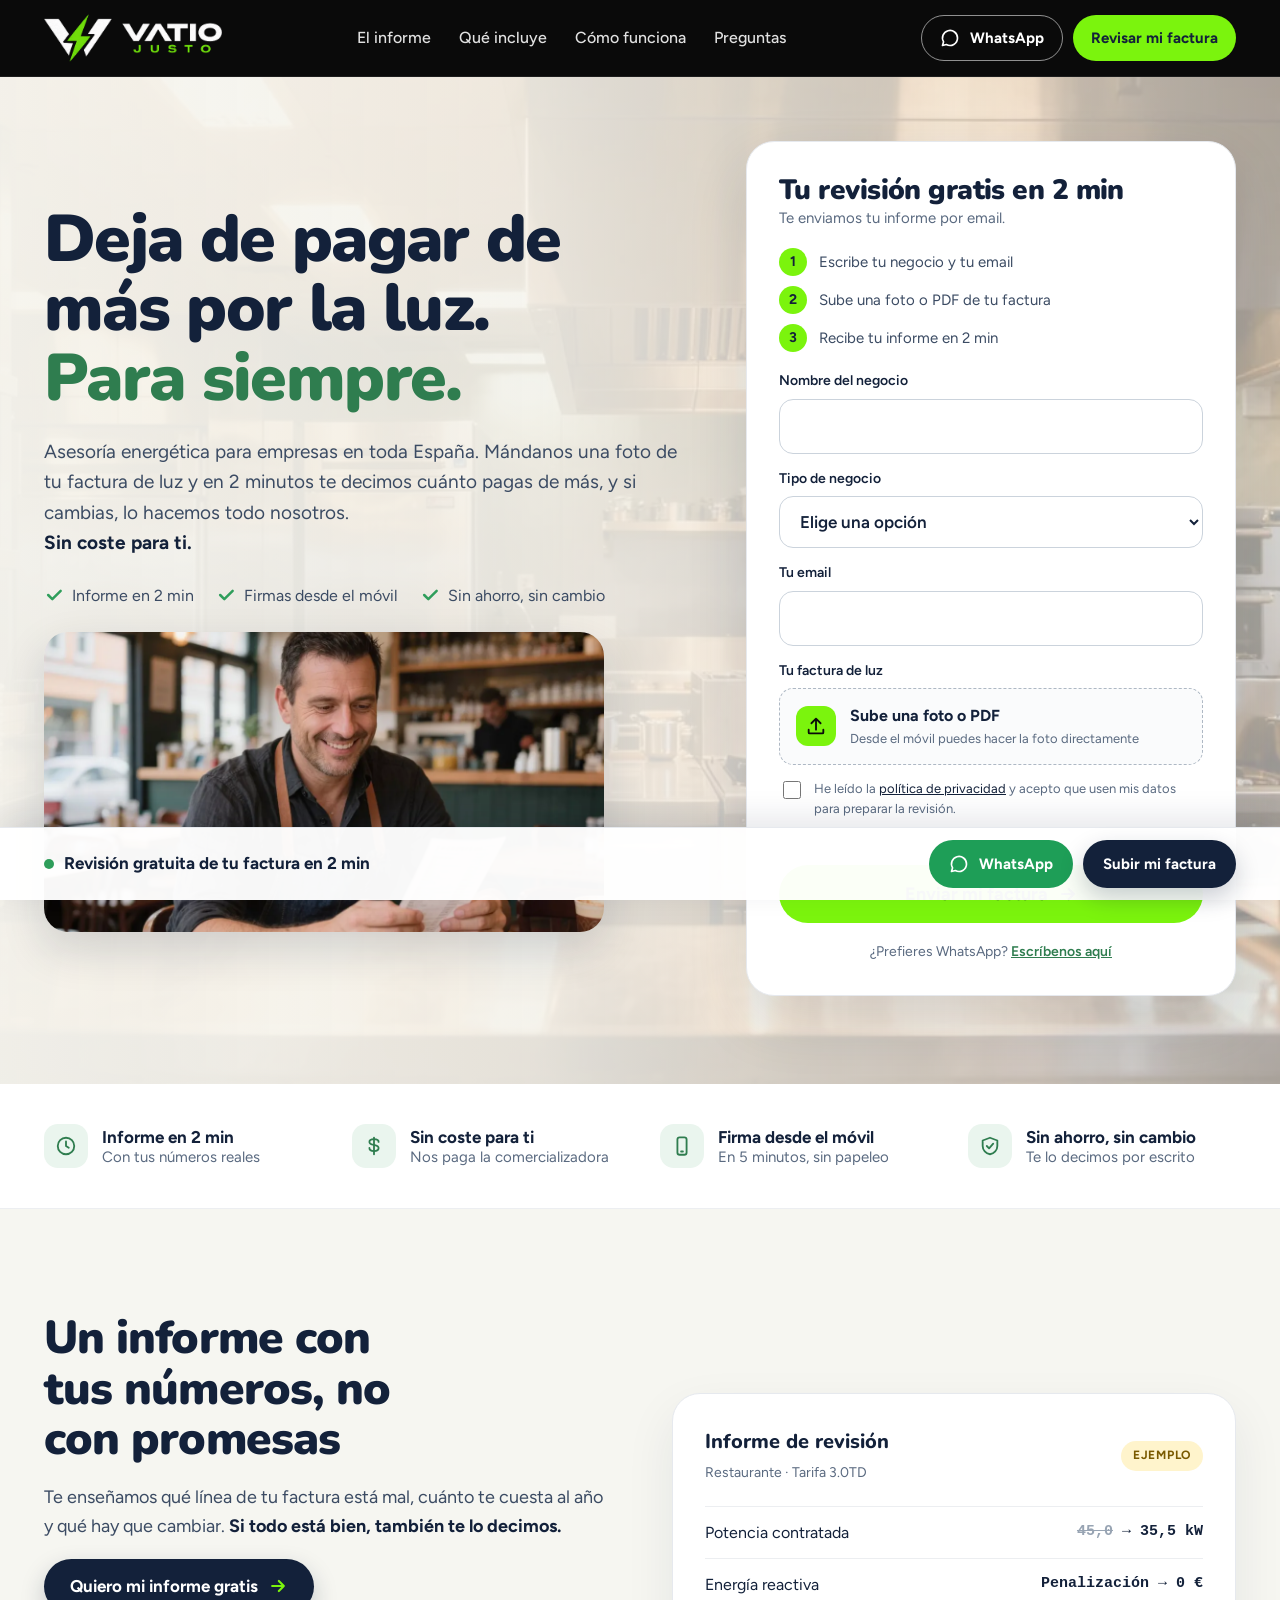
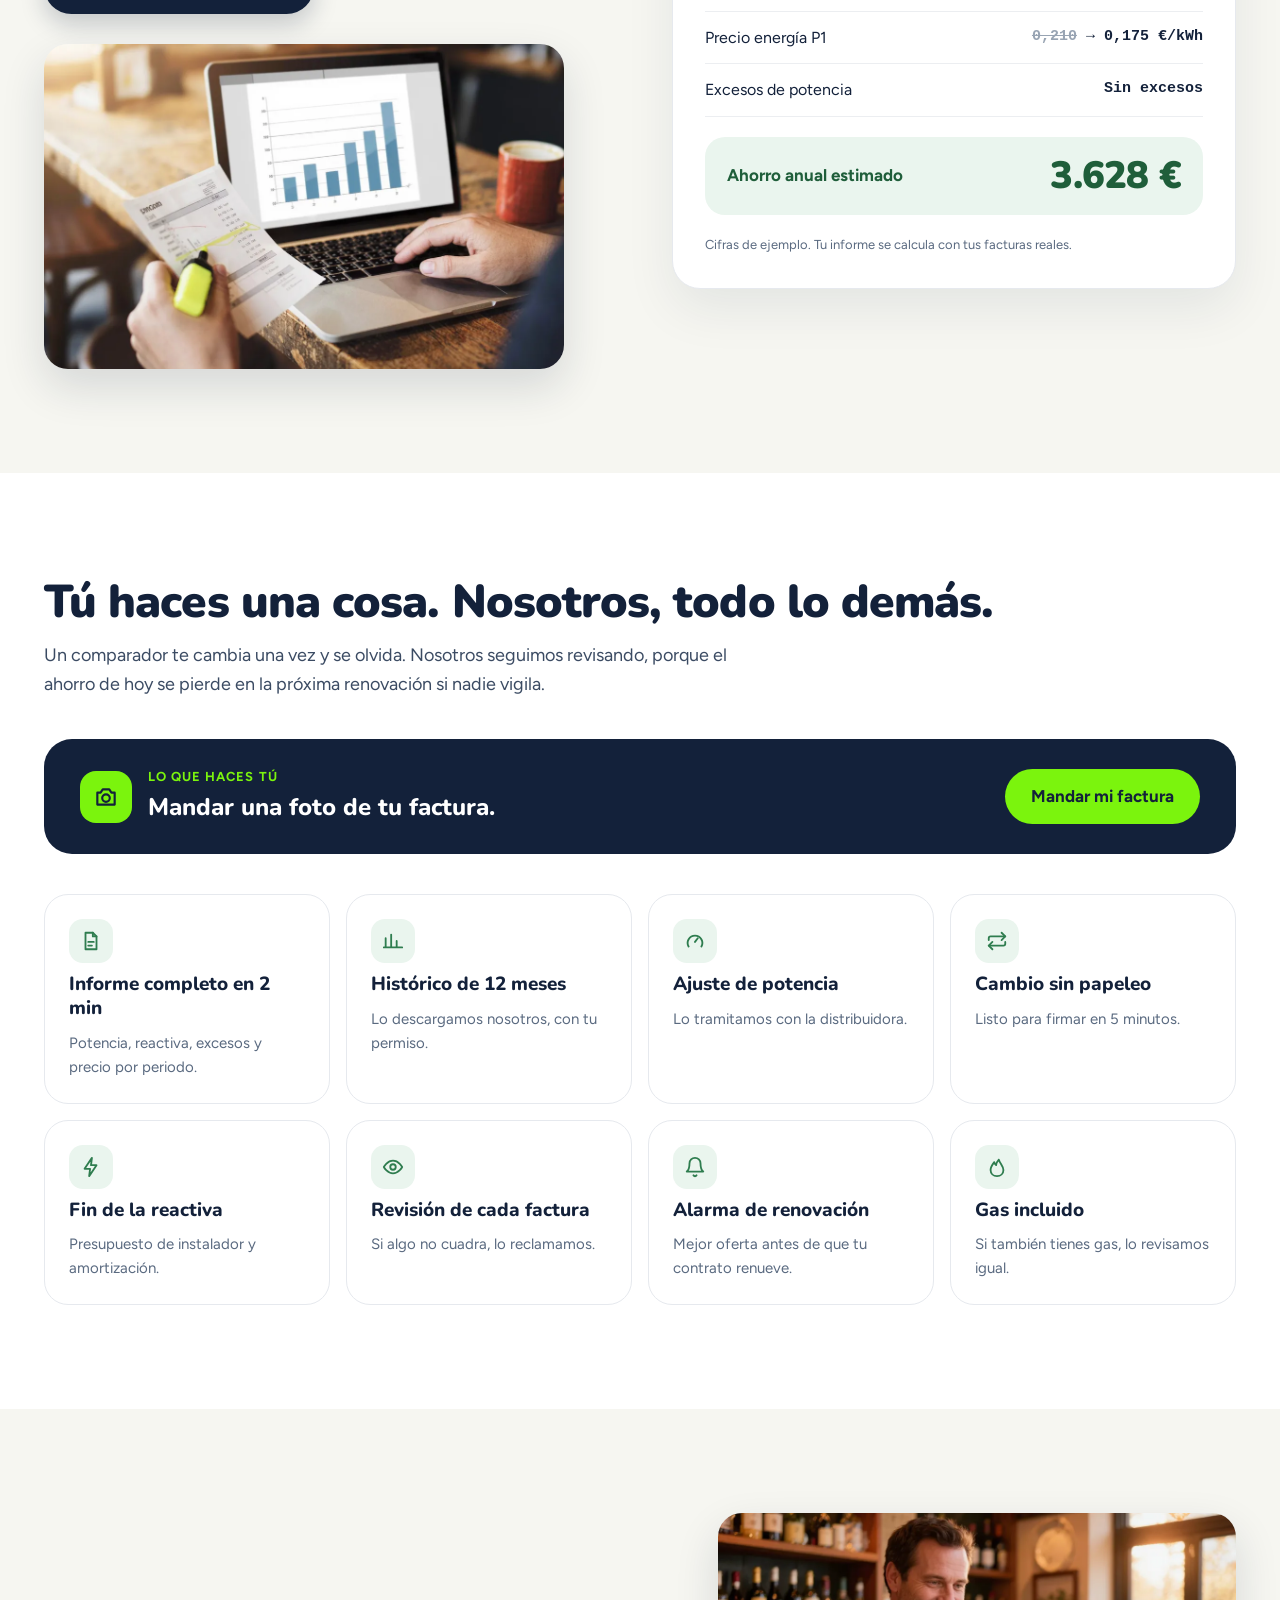
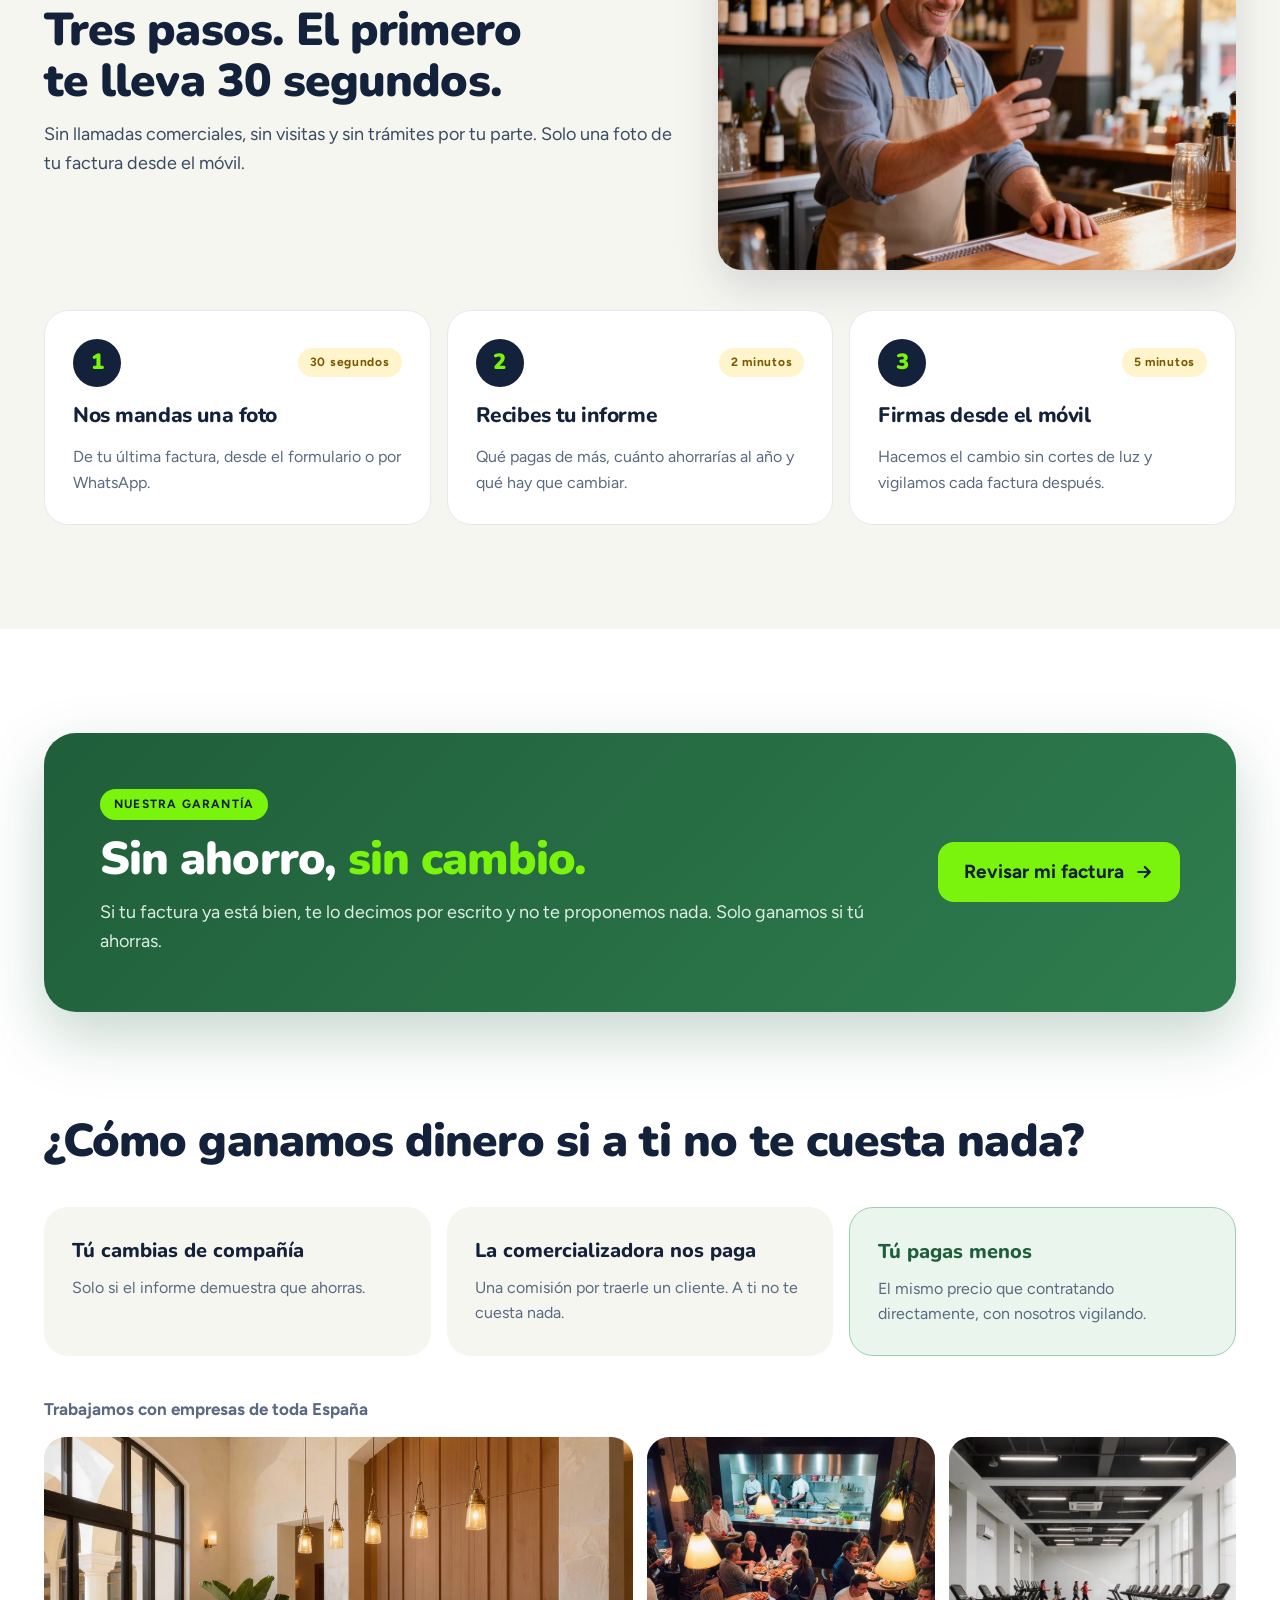
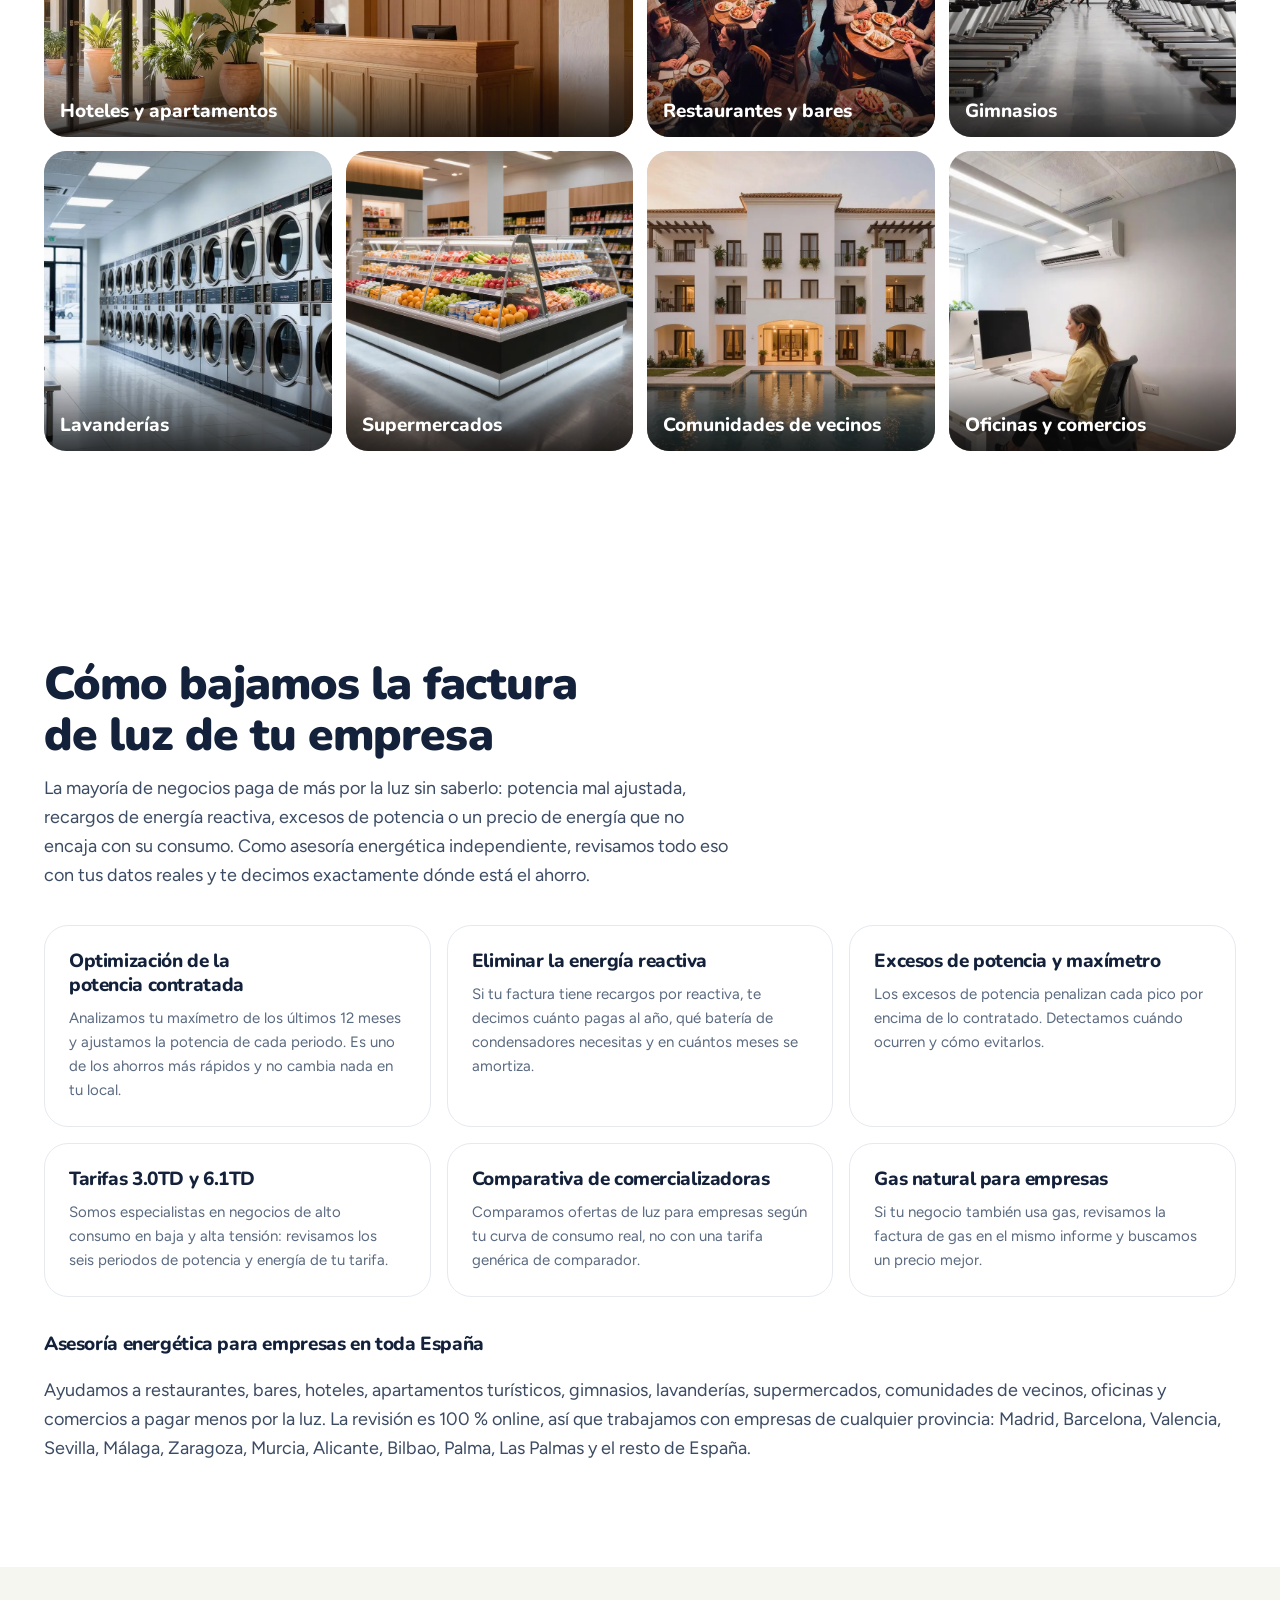
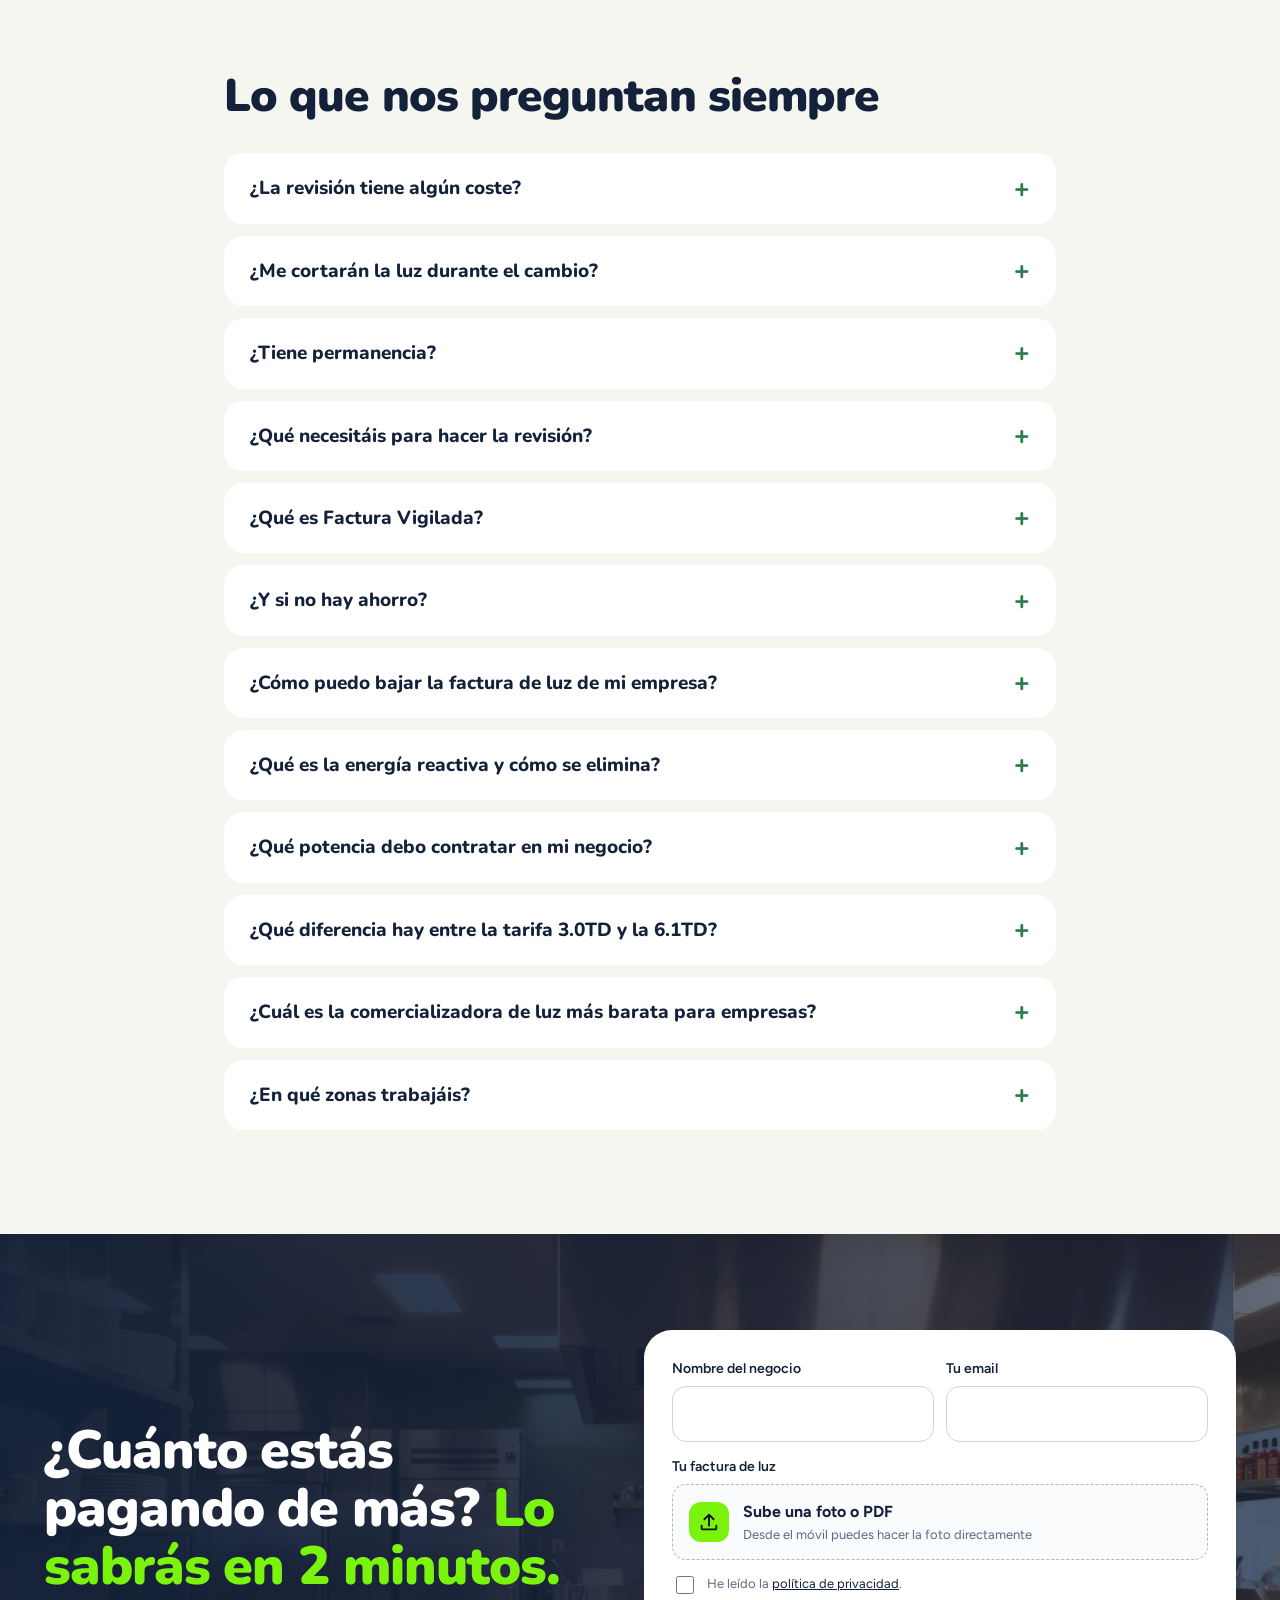
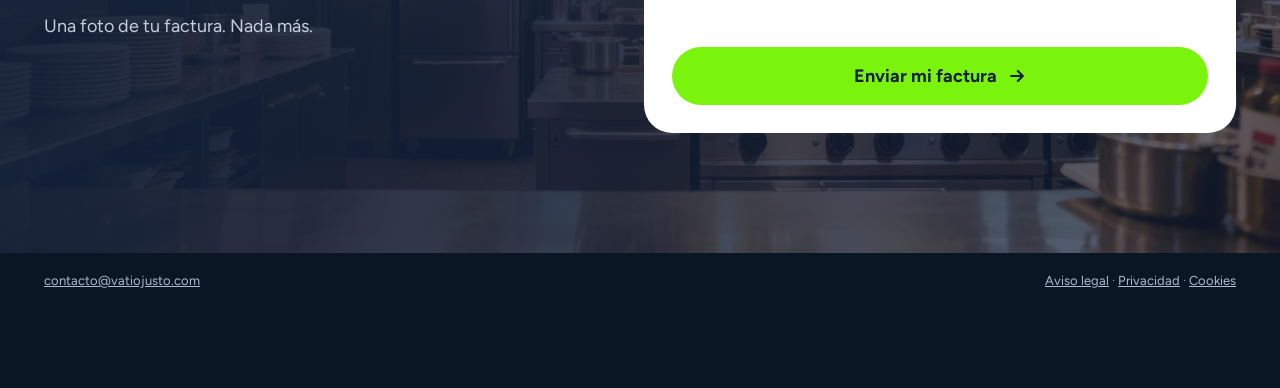
<file: index.html>
<!doctype html>
<html lang="es">
<head>
<meta charset="utf-8">
<meta name="viewport" content="width=device-width, initial-scale=1, viewport-fit=cover">
<title>Ahorro en la factura de luz para empresas | Asesoría energética en España · Vatio Justo</title>
<meta name="description" content="Asesoría energética para empresas en toda España. Revisión gratuita de tu factura de luz y gas en 2 min: potencia, energía reactiva y tarifas 3.0TD y 6.1TD. Sin coste.">
<meta name="robots" content="index,follow,max-image-preview:large">
<link rel="canonical" href="https://vatiojusto.com/">
<meta property="og:type" content="website">
<meta property="og:title" content="Vatio Justo · Ahorro en la factura de luz para empresas">
<meta property="og:locale" content="es_ES">
<meta property="og:site_name" content="Vatio Justo">
<meta property="og:description" content="Revisión gratuita de tu factura de luz en 2 min. Sin ahorro, sin cambio.">
<meta property="og:url" content="https://vatiojusto.com/">
<meta property="og:image" content="https://vatiojusto.com/img/dueno-factura.jpg">
<meta name="twitter:card" content="summary_large_image">
<meta name="theme-color" content="#0A0A0A">
<link rel="icon" href="favicon-32.png" sizes="32x32" type="image/png">
<link rel="icon" href="favicon.png" sizes="64x64" type="image/png">
<link rel="apple-touch-icon" href="apple-touch-icon.png">
<link rel="preload" href="fonts/nunito-latin-900-normal.woff2" as="font" type="font/woff2" crossorigin>
<link rel="preload" href="fonts/figtree-latin-400-normal.woff2" as="font" type="font/woff2" crossorigin>
<link rel="stylesheet" href="styles.css?v=9">
<script type="application/ld+json">
[{"@context": "https://schema.org", "@type": "ProfessionalService", "name": "Vatio Justo", "url": "https://vatiojusto.com/", "logo": "https://vatiojusto.com/img/icono-512.png", "image": "https://vatiojusto.com/img/dueno-factura.jpg", "email": "contacto@vatiojusto.com", "telephone": "+34663192105", "priceRange": "Gratis", "address": {"@type": "PostalAddress", "addressCountry": "ES"}, "areaServed": {"@type": "Country", "name": "España"}, "serviceType": ["Asesoría energética para empresas", "Revisión de facturas de luz", "Optimización de potencia", "Eliminación de energía reactiva", "Cambio de comercializadora de luz y gas"], "description": "Asesoría energética para empresas: revisión gratuita de facturas de luz y gas, optimización de potencia, eliminación de energía reactiva y cambio de comercializadora sin coste."}, {"@context": "https://schema.org", "@type": "FAQPage", "mainEntity": [{"@type": "Question", "name": "¿La revisión tiene algún coste?", "acceptedAnswer": {"@type": "Answer", "text": "No. Ni la revisión ni el cambio. Nos paga la comercializadora cuando decides cambiar."}}, {"@type": "Question", "name": "¿Me cortarán la luz durante el cambio?", "acceptedAnswer": {"@type": "Answer", "text": "No. La distribuidora y la instalación son las mismas. Solo cambia quién te factura."}}, {"@type": "Question", "name": "¿Tiene permanencia?", "acceptedAnswer": {"@type": "Answer", "text": "Depende de la oferta que elijas. Antes de firmar te indicamos por escrito si hay permanencia y en qué condiciones, para que decidas con toda la información."}}, {"@type": "Question", "name": "¿Qué necesitáis para hacer la revisión?", "acceptedAnswer": {"@type": "Answer", "text": "Una foto de tu última factura. Con tu autorización, descargamos nosotros los datos de tu maxímetro de los últimos 12 meses."}}, {"@type": "Question", "name": "¿Qué es Factura Vigilada?", "acceptedAnswer": {"@type": "Answer", "text": "Después del cambio seguimos revisando tus facturas. Si aparece un cargo raro, lo reclamamos. Y antes de que tu contrato se renueve, volvemos a buscarte la mejor oferta."}}, {"@type": "Question", "name": "¿Y si no hay ahorro?", "acceptedAnswer": {"@type": "Answer", "text": "Te lo decimos claramente y no te proponemos ningún cambio."}}, {"@type": "Question", "name": "¿Cómo puedo bajar la factura de luz de mi empresa?", "acceptedAnswer": {"@type": "Answer", "text": "Casi siempre hay tres palancas: ajustar la potencia contratada a lo que de verdad usas, eliminar los recargos por energía reactiva y excesos de potencia, y contratar un precio de energía mejor para tu perfil de consumo. En el informe gratuito te decimos cuánto ahorras con cada una."}}, {"@type": "Question", "name": "¿Qué es la energía reactiva y cómo se elimina?", "acceptedAnswer": {"@type": "Answer", "text": "Es un recargo que aparece en tarifas 3.0TD y 6.1TD cuando tu instalación tiene un factor de potencia bajo, algo habitual con motores, cámaras frigoríficas, aire acondicionado o lavadoras industriales. Se elimina instalando una batería de condensadores; te pasamos presupuesto de instalador y cuánto tardas en amortizarla."}}, {"@type": "Question", "name": "¿Qué potencia debo contratar en mi negocio?", "acceptedAnswer": {"@type": "Answer", "text": "La justa para tus picos reales, con un pequeño margen. Revisamos tu maxímetro de los últimos 12 meses y te proponemos la potencia de cada periodo para que no pagues de más ni te cobren excesos."}}, {"@type": "Question", "name": "¿Qué diferencia hay entre la tarifa 3.0TD y la 6.1TD?", "acceptedAnswer": {"@type": "Answer", "text": "La 3.0TD es para negocios en baja tensión con más de 15 kW contratados, como restaurantes, gimnasios o supermercados. La 6.1TD es para suministros en alta tensión, como hoteles o naves grandes. Las dos tienen seis periodos de potencia y energía, y en las dos hay mucho margen de ahorro."}}, {"@type": "Question", "name": "¿Cuál es la comercializadora de luz más barata para empresas?", "acceptedAnswer": {"@type": "Answer", "text": "Depende de tu curva de consumo: la más barata para un hotel no lo es para una lavandería. Por eso comparamos con tus datos reales en vez de darte una tarifa genérica."}}, {"@type": "Question", "name": "¿En qué zonas trabajáis?", "acceptedAnswer": {"@type": "Answer", "text": "En toda España. La revisión es online: nos mandas la factura por WhatsApp o email desde cualquier provincia y el cambio se firma desde el móvil."}}]}]
</script>
</head>
<body>

<svg width="0" height="0" style="position:absolute" aria-hidden="true">
  <symbol id="i-wa" viewBox="0 0 24 24"><path d="M21 12a9 9 0 0 1-13.4 7.8L3 21l1.3-4.4A9 9 0 1 1 21 12Z" fill="none" stroke="currentColor" stroke-width="2" stroke-linecap="round" stroke-linejoin="round"/></symbol>
  <symbol id="i-check" viewBox="0 0 24 24"><path d="m5 12 5 5L20 7" fill="none" stroke="#2F9E5B" stroke-width="3" stroke-linecap="round" stroke-linejoin="round"/></symbol>
  <symbol id="i-arrow" viewBox="0 0 24 24"><path d="M5 12h14M13 6l6 6-6 6" fill="none" stroke="currentColor" stroke-width="2.6" stroke-linecap="round" stroke-linejoin="round"/></symbol>
</svg>

<header class="hdr">
  <div class="wrap">
    <a class="brand" href="#inicio" aria-label="Vatio Justo, inicio"><img class="brand-logo" src="img/logo-horizontal.png" width="178" height="48" alt="Vatio Justo"></a>
    <nav class="nav" aria-label="Principal">
      <a href="#informe">El informe</a>
      <a href="#incluye">Qué incluye</a>
      <a href="#como">Cómo funciona</a>
      <a href="#preguntas">Preguntas</a>
    </nav>
    <div class="hdr-cta">
      <a class="btn btn-ghost js-wa" href="https://wa.me/34663192105"><svg class="ico" aria-hidden="true"><use href="#i-wa"/></svg>WhatsApp</a>
      <a class="btn btn-volt" href="#revision">Revisar mi factura</a>
    </div>
  </div>
</header>

<main>
<section class="hero" id="inicio">
  <div class="wrap">
    <div class="hero-copy">
      <h1>Deja de pagar de más por la luz. <em>Para siempre.</em></h1>
      <p class="lead">Asesoría energética para empresas en toda España. Mándanos una foto de tu factura de luz y en 2 minutos te decimos cuánto pagas de más, y si cambias, lo hacemos todo nosotros.<br><strong style="color:var(--ink)">Sin coste para ti.</strong></p>
      <ul class="points">
        <li><svg class="ico" aria-hidden="true"><use href="#i-check"/></svg>Informe en 2 min</li>
        <li><svg class="ico" aria-hidden="true"><use href="#i-check"/></svg>Firmas desde el móvil</li>
        <li><svg class="ico" aria-hidden="true"><use href="#i-check"/></svg>Sin ahorro, sin cambio</li>
      </ul>
      <picture>
        <source srcset="img/dueno-factura.webp" type="image/webp">
        <img class="hero-img" src="img/dueno-factura.jpg" width="1168" height="880" alt="Dueño de un restaurante revisando la factura de luz de su negocio">
      </picture>
    </div>

    <div class="card-form" id="revision">
      <div>
        <h2>Tu revisión gratis en 2 min</h2>
        <p class="sub">Te enviamos tu informe por email.</p>
      </div>
      <ol class="how-mini">
        <li><span class="n">1</span>Escribe tu negocio y tu email</li>
        <li><span class="n">2</span>Sube una foto o PDF de tu factura</li>
        <li><span class="n">3</span>Recibe tu informe en 2 min</li>
      </ol>
      <form class="js-lead" action="https://formsubmit.co/contacto@vatiojusto.com" method="POST" enctype="multipart/form-data" target="lead-sink" novalidate><input type="hidden" name="_subject" value="Nueva factura recibida"><input type="hidden" name="_template" value="table"><input type="hidden" name="_captcha" value="false"><input type="hidden" name="_next" value="https://vatiojusto.com/gracias.html">
        <div style="display:flex;flex-direction:column;gap:14px">
          <label class="field" for="h-empresa">Nombre del negocio
            <input id="h-empresa" name="empresa" type="text" autocomplete="organization" required>
          </label>
          <label class="field" for="h-sector">Tipo de negocio
            <select id="h-sector" name="sector">
              <option value="">Elige una opción</option>
              <option>Hotel o apartamentos</option><option>Restaurante o bar</option><option>Gimnasio</option><option>Lavandería</option><option>Supermercado o tienda</option><option>Comunidad de vecinos</option><option>Oficina</option><option>Otro</option>
            </select>
          </label>
          <label class="field" for="h-email">Tu email
            <input id="h-email" name="email" type="email" autocomplete="email" inputmode="email" required>
          </label>
          <div class="field">Tu factura de luz
            <label class="drop" for="h-factura">
              <input id="h-factura" name="factura" type="file" accept="image/*,application/pdf" required>
              <span class="drop-ico" aria-hidden="true"><svg viewBox="0 0 24 24" fill="none" stroke="currentColor" stroke-width="2" stroke-linecap="round" stroke-linejoin="round"><path d="M12 16V4M7 9l5-5 5 5"/><path d="M4 16v3a1 1 0 0 0 1 1h14a1 1 0 0 0 1-1v-3"/></svg></span>
              <span class="drop-txt"><b>Sube una foto o PDF</b><small>Desde el móvil puedes hacer la foto directamente</small></span>
            </label>
          </div>
          <label class="consent" for="h-consent"><input id="h-consent" name="consent" type="checkbox" required><span>He leído la <a href="privacidad.html">política de privacidad</a> y acepto que usen mis datos para preparar la revisión.</span></label>
          <p class="form-err" role="alert" aria-live="polite"></p>
          <button class="btn btn-volt" type="submit">Enviar mi factura<svg class="ico" aria-hidden="true"><use href="#i-arrow"/></svg></button>
        </div>
      </form>
      <p class="alt">¿Prefieres WhatsApp? <a class="js-wa" href="https://wa.me/34663192105">Escríbenos aquí</a></p>
    </div>
  </div>
</section>

<section class="trust" aria-label="Ventajas">
  <div class="wrap">
    <div class="trust-item"><span class="tile"><svg viewBox="0 0 24 24" fill="none" stroke-width="2" stroke-linecap="round" stroke-linejoin="round"><circle cx="12" cy="12" r="9"/><path d="M12 7v5l3 2"/></svg></span><div><strong>Informe en 2 min</strong><span>Con tus números reales</span></div></div>
    <div class="trust-item"><span class="tile"><svg viewBox="0 0 24 24" fill="none" stroke-width="2" stroke-linecap="round" stroke-linejoin="round"><path d="M12 3v18"/><path d="M17 7.5c0-1.9-2.2-3-5-3s-5 1.1-5 3 2 2.7 5 3.3 5 1.4 5 3.4-2.2 3.3-5 3.3-5-1.3-5-3.3"/></svg></span><div><strong>Sin coste para ti</strong><span>Nos paga la comercializadora</span></div></div>
    <div class="trust-item"><span class="tile"><svg viewBox="0 0 24 24" fill="none" stroke-width="2" stroke-linecap="round" stroke-linejoin="round"><rect x="7" y="2.5" width="10" height="19" rx="2.5"/><path d="M11 18h2"/></svg></span><div><strong>Firma desde el móvil</strong><span>En 5 minutos, sin papeleo</span></div></div>
    <div class="trust-item"><span class="tile"><svg viewBox="0 0 24 24" fill="none" stroke-width="2" stroke-linecap="round" stroke-linejoin="round"><path d="M12 3 4 6v6c0 4.5 3.4 8.3 8 9 4.6-.7 8-4.5 8-9V6l-8-3Z"/><path d="m8.5 12 2.5 2.5 4.5-5"/></svg></span><div><strong>Sin ahorro, sin cambio</strong><span>Te lo decimos por escrito</span></div></div>
  </div>
</section>

<section class="paper sec" id="informe">
  <div class="wrap split">
    <div class="stack">
      <h2 class="h2">Un informe con tus números, no con promesas</h2>
      <p class="lead">Te enseñamos qué línea de tu factura está mal, cuánto te cuesta al año y qué hay que cambiar. <strong style="color:var(--ink)">Si todo está bien, también te lo decimos.</strong></p>
      <a class="btn btn-dark" href="#revision" style="align-self:flex-start">Quiero mi informe gratis<svg class="ico" aria-hidden="true" style="color:var(--volt)"><use href="#i-arrow"/></svg></a>
      <picture><source srcset="img/factura-portatil.webp" type="image/webp"><img class="sec-img" src="img/factura-portatil.jpg" width="1100" height="829" loading="lazy" alt="Revisión de una factura de luz de empresa junto a un portátil con el gráfico de costes"></picture>
    </div>
    <div class="report">
      <div class="report-head"><div><b>Informe de revisión</b><small>Restaurante · Tarifa 3.0TD</small></div><span class="pill">EJEMPLO</span></div>
      <div class="rows">
        <div><span>Potencia contratada</span><span><s>45,0</s> → 35,5 kW</span></div>
        <div><span>Energía reactiva</span><span>Penalización → 0 €</span></div>
        <div><span>Precio energía P1</span><span><s>0,210</s> → 0,175 €/kWh</span></div>
        <div><span>Excesos de potencia</span><span>Sin excesos</span></div>
      </div>
      <div class="saving"><span>Ahorro anual estimado</span><strong>3.628 €</strong></div>
      <p class="fine">Cifras de ejemplo. Tu informe se calcula con tus facturas reales.</p>
    </div>
  </div>
</section>

<section class="sec" id="incluye">
  <div class="wrap stack" style="gap:40px">
    <div class="stack" style="gap:14px">
      <h2 class="h2">Tú haces una cosa. Nosotros, todo lo demás.</h2>
      <p class="lead">Un comparador te cambia una vez y se olvida. Nosotros seguimos revisando, porque el ahorro de hoy se pierde en la próxima renovación si nadie vigila.</p>
    </div>
    <div class="band">
      <div class="who"><span class="tile"><svg viewBox="0 0 24 24" fill="none" stroke-width="2" stroke-linecap="round" stroke-linejoin="round"><path d="M4 8h3l2-3h6l2 3h3v11H4z"/><circle cx="12" cy="13" r="3.5"/></svg></span><div><small>LO QUE HACES TÚ</small><b>Mandar una foto de tu factura.</b></div></div>
      <a class="btn btn-volt" href="#revision">Mandar mi factura</a>
    </div>
    <div class="grid">
      <div class="feat"><span class="tile"><svg viewBox="0 0 24 24" fill="none" stroke-width="2" stroke-linecap="round" stroke-linejoin="round"><path d="M14 3H6v18h12V7z"/><path d="M14 3v4h4"/><path d="M9 13h6M9 17h4"/></svg></span><b>Informe completo en 2 min</b><span>Potencia, reactiva, excesos y precio por periodo.</span></div>
      <div class="feat"><span class="tile"><svg viewBox="0 0 24 24" fill="none" stroke-width="2" stroke-linecap="round" stroke-linejoin="round"><path d="M4 19V9M10 19V5M16 19v-7M22 19H2"/></svg></span><b>Histórico de 12 meses</b><span>Lo descargamos nosotros, con tu permiso.</span></div>
      <div class="feat"><span class="tile"><svg viewBox="0 0 24 24" fill="none" stroke-width="2" stroke-linecap="round" stroke-linejoin="round"><path d="M5 18a8 8 0 1 1 14 0"/><path d="m12 13 3-4"/></svg></span><b>Ajuste de potencia</b><span>Lo tramitamos con la distribuidora.</span></div>
      <div class="feat"><span class="tile"><svg viewBox="0 0 24 24" fill="none" stroke-width="2" stroke-linecap="round" stroke-linejoin="round"><path d="M17 3l4 4-4 4"/><path d="M3 11V9a2 2 0 0 1 2-2h16"/><path d="M7 21l-4-4 4-4"/><path d="M21 13v2a2 2 0 0 1-2 2H3"/></svg></span><b>Cambio sin papeleo</b><span>Listo para firmar en 5 minutos.</span></div>
      <div class="feat"><span class="tile"><svg viewBox="0 0 24 24" fill="none" stroke-width="2" stroke-linecap="round" stroke-linejoin="round"><path d="M13 2 5 14h6l-1 8 8-12h-6l1-8Z"/></svg></span><b>Fin de la reactiva</b><span>Presupuesto de instalador y amortización.</span></div>
      <div class="feat"><span class="tile"><svg viewBox="0 0 24 24" fill="none" stroke-width="2" stroke-linecap="round" stroke-linejoin="round"><path d="M2 12s3.6-7 10-7 10 7 10 7-3.6 7-10 7S2 12 2 12Z"/><circle cx="12" cy="12" r="3"/></svg></span><b>Revisión de cada factura</b><span>Si algo no cuadra, lo reclamamos.</span></div>
      <div class="feat"><span class="tile"><svg viewBox="0 0 24 24" fill="none" stroke-width="2" stroke-linecap="round" stroke-linejoin="round"><path d="M6 8a6 6 0 0 1 12 0c0 7 3 9 3 9H3s3-2 3-9"/><path d="M10.3 21a1.9 1.9 0 0 0 3.4 0"/></svg></span><b>Alarma de renovación</b><span>Mejor oferta antes de que tu contrato renueve.</span></div>
      <div class="feat"><span class="tile"><svg viewBox="0 0 24 24" fill="none" stroke-width="2" stroke-linecap="round" stroke-linejoin="round"><path d="M12 22c4 0 7-2.8 7-6.8 0-4-3.5-6.7-5-11.2-2 2.2-3 4-3 6-1.2-1-1.8-2-2-3.3C7.4 8.8 5 11.6 5 15.2 5 19.2 8 22 12 22Z"/></svg></span><b>Gas incluido</b><span>Si también tienes gas, lo revisamos igual.</span></div>
    </div>
  </div>
</section>

<section class="paper sec" id="como">
  <div class="wrap stack" style="gap:40px">
    <div class="split-img">
      <div class="stack" style="gap:14px">
        <h2 class="h2">Tres pasos. El primero te lleva 30 segundos.</h2>
        <p class="lead">Sin llamadas comerciales, sin visitas y sin trámites por tu parte. Solo una foto de tu factura desde el móvil.</p>
      </div>
      <picture><source srcset="img/dueno-movil.webp" type="image/webp"><img class="sec-img" src="img/dueno-movil.jpg" width="1100" height="829" loading="lazy" alt="Dueño de un bar enviando la foto de su factura de luz desde el móvil"></picture>
    </div>
    <ol class="steps">
      <li class="step"><div class="step-top"><span class="step-n">1</span><span class="pill">30 segundos</span></div><h3>Nos mandas una foto</h3><p>De tu última factura, desde el formulario o por WhatsApp.</p></li>
      <li class="step"><div class="step-top"><span class="step-n">2</span><span class="pill">2 minutos</span></div><h3>Recibes tu informe</h3><p>Qué pagas de más, cuánto ahorrarías al año y qué hay que cambiar.</p></li>
      <li class="step"><div class="step-top"><span class="step-n">3</span><span class="pill">5 minutos</span></div><h3>Firmas desde el móvil</h3><p>Hacemos el cambio sin cortes de luz y vigilamos cada factura después.</p></li>
    </ol>
  </div>
</section>

<section class="sec" style="padding-bottom:0">
  <div class="wrap">
    <div class="guar">
      <div>
        <span class="tag">NUESTRA GARANTÍA</span>
        <h2 class="h2">Sin ahorro, <span>sin cambio.</span></h2>
        <p>Si tu factura ya está bien, te lo decimos por escrito y no te proponemos nada. Solo ganamos si tú ahorras.</p>
      </div>
      <a class="btn btn-volt" href="#revision">Revisar mi factura<svg class="ico" aria-hidden="true"><use href="#i-arrow"/></svg></a>
    </div>
  </div>
</section>

<section class="sec">
  <div class="wrap stack" style="gap:40px">
    <h2 class="h2">¿Cómo ganamos dinero si a ti no te cuesta nada?</h2>
    <div class="flow">
      <div><b>Tú cambias de compañía</b><span>Solo si el informe demuestra que ahorras.</span></div>
      <div><b>La comercializadora nos paga</b><span>Una comisión por traerle un cliente. A ti no te cuesta nada.</span></div>
      <div><b>Tú pagas menos</b><span>El mismo precio que contratando directamente, con nosotros vigilando.</span></div>
    </div>
    <div class="stack" style="gap:14px">
      <strong style="color:var(--muted)">Trabajamos con empresas de toda España</strong>
      <div class="sectors">
        <figure><picture><source srcset="img/hotel.webp" type="image/webp"><img class="" src="img/hotel.jpg" width="1100" height="829" loading="lazy" alt="Recepción de un hotel mediterráneo con lámparas encendidas"></picture><figcaption>Hoteles y apartamentos</figcaption></figure>
        <figure><picture><source srcset="img/restaurante.webp" type="image/webp"><img class="" src="img/restaurante.jpg" width="1100" height="829" loading="lazy" alt="Restaurante lleno con cocina abierta, un negocio de alto consumo eléctrico"></picture><figcaption>Restaurantes y bares</figcaption></figure>
        <figure><picture><source srcset="img/gimnasio.webp" type="image/webp"><img class="" src="img/gimnasio.jpg" width="1100" height="829" loading="lazy" alt="Gimnasio con cintas de correr y aire acondicionado"></picture><figcaption>Gimnasios</figcaption></figure>
        <figure><picture><source srcset="img/lavanderia.webp" type="image/webp"><img class="" src="img/lavanderia.jpg" width="1100" height="829" loading="lazy" alt="Lavandería autoservicio con lavadoras y secadoras industriales"></picture><figcaption>Lavanderías</figcaption></figure>
        <figure><picture><source srcset="img/supermercado.webp" type="image/webp"><img class="" src="img/supermercado.jpg" width="1100" height="829" loading="lazy" alt="Supermercado con vitrinas refrigeradas abiertas"></picture><figcaption>Supermercados</figcaption></figure>
        <figure><picture><source srcset="img/comunidad.webp" type="image/webp"><img class="" src="img/comunidad.jpg" width="1100" height="829" loading="lazy" alt="Edificio residencial con piscina comunitaria"></picture><figcaption>Comunidades de vecinos</figcaption></figure>
        <figure><picture><source srcset="img/oficina.webp" type="image/webp"><img class="" src="img/oficina.jpg" width="1100" height="829" loading="lazy" alt="Oficina con iluminación LED y aire acondicionado"></picture><figcaption>Oficinas y comercios</figcaption></figure>
      </div>
    </div>
  </div>
</section>

<section class="sec" id="ahorro">
  <div class="wrap stack" style="gap:36px">
    <div class="stack" style="gap:14px;max-width:820px">
      <h2 class="h2">Cómo bajamos la factura de luz de tu empresa</h2>
      <p class="lead">La mayoría de negocios paga de más por la luz sin saberlo: potencia mal ajustada, recargos de energía reactiva, excesos de potencia o un precio de energía que no encaja con su consumo. Como asesoría energética independiente, revisamos todo eso con tus datos reales y te decimos exactamente dónde está el ahorro.</p>
    </div>
    <div class="seo-grid">
      <article><h3>Optimización de la potencia contratada</h3><p>Analizamos tu maxímetro de los últimos 12 meses y ajustamos la potencia de cada periodo. Es uno de los ahorros más rápidos y no cambia nada en tu local.</p></article>
      <article><h3>Eliminar la energía reactiva</h3><p>Si tu factura tiene recargos por reactiva, te decimos cuánto pagas al año, qué batería de condensadores necesitas y en cuántos meses se amortiza.</p></article>
      <article><h3>Excesos de potencia y maxímetro</h3><p>Los excesos de potencia penalizan cada pico por encima de lo contratado. Detectamos cuándo ocurren y cómo evitarlos.</p></article>
      <article><h3>Tarifas 3.0TD y 6.1TD</h3><p>Somos especialistas en negocios de alto consumo en baja y alta tensión: revisamos los seis periodos de potencia y energía de tu tarifa.</p></article>
      <article><h3>Comparativa de comercializadoras</h3><p>Comparamos ofertas de luz para empresas según tu curva de consumo real, no con una tarifa genérica de comparador.</p></article>
      <article><h3>Gas natural para empresas</h3><p>Si tu negocio también usa gas, revisamos la factura de gas en el mismo informe y buscamos un precio mejor.</p></article>
    </div>
    <div class="stack" style="gap:12px">
      <h3 class="seo-h3">Asesoría energética para empresas en toda España</h3>
      <p class="lead" style="max-width:none">Ayudamos a restaurantes, bares, hoteles, apartamentos turísticos, gimnasios, lavanderías, supermercados, comunidades de vecinos, oficinas y comercios a pagar menos por la luz. La revisión es 100 % online, así que trabajamos con empresas de cualquier provincia: Madrid, Barcelona, Valencia, Sevilla, Málaga, Zaragoza, Murcia, Alicante, Bilbao, Palma, Las Palmas y el resto de España.</p>
    </div>
  </div>
</section>

<section class="paper sec" id="preguntas">
  <div class="wrap" style="max-width:880px">
    <h2 class="h2" style="margin-bottom:32px">Lo que nos preguntan siempre</h2>
    <div class="faq">
      <details><summary>¿La revisión tiene algún coste?</summary><p>No. Ni la revisión ni el cambio. Nos paga la comercializadora cuando decides cambiar.</p></details>
      <details><summary>¿Me cortarán la luz durante el cambio?</summary><p>No. La distribuidora y la instalación son las mismas. Solo cambia quién te factura.</p></details>
      <details><summary>¿Tiene permanencia?</summary><p>Depende de la oferta que elijas. Antes de firmar te indicamos por escrito si hay permanencia y en qué condiciones, para que decidas con toda la información.</p></details>
      <details><summary>¿Qué necesitáis para hacer la revisión?</summary><p>Una foto de tu última factura. Con tu autorización, descargamos nosotros los datos de tu maxímetro de los últimos 12 meses.</p></details>
      <details><summary>¿Qué es Factura Vigilada?</summary><p>Después del cambio seguimos revisando tus facturas. Si aparece un cargo raro, lo reclamamos. Y antes de que tu contrato se renueve, volvemos a buscarte la mejor oferta.</p></details>
      <details><summary>¿Y si no hay ahorro?</summary><p>Te lo decimos claramente y no te proponemos ningún cambio.</p></details>
      <details><summary>¿Cómo puedo bajar la factura de luz de mi empresa?</summary><p>Casi siempre hay tres palancas: ajustar la potencia contratada a lo que de verdad usas, eliminar los recargos por energía reactiva y excesos de potencia, y contratar un precio de energía mejor para tu perfil de consumo. En el informe gratuito te decimos cuánto ahorras con cada una.</p></details>
      <details><summary>¿Qué es la energía reactiva y cómo se elimina?</summary><p>Es un recargo que aparece en tarifas 3.0TD y 6.1TD cuando tu instalación tiene un factor de potencia bajo, algo habitual con motores, cámaras frigoríficas, aire acondicionado o lavadoras industriales. Se elimina instalando una batería de condensadores; te pasamos presupuesto de instalador y cuánto tardas en amortizarla.</p></details>
      <details><summary>¿Qué potencia debo contratar en mi negocio?</summary><p>La justa para tus picos reales, con un pequeño margen. Revisamos tu maxímetro de los últimos 12 meses y te proponemos la potencia de cada periodo para que no pagues de más ni te cobren excesos.</p></details>
      <details><summary>¿Qué diferencia hay entre la tarifa 3.0TD y la 6.1TD?</summary><p>La 3.0TD es para negocios en baja tensión con más de 15 kW contratados, como restaurantes, gimnasios o supermercados. La 6.1TD es para suministros en alta tensión, como hoteles o naves grandes. Las dos tienen seis periodos de potencia y energía, y en las dos hay mucho margen de ahorro.</p></details>
      <details><summary>¿Cuál es la comercializadora de luz más barata para empresas?</summary><p>Depende de tu curva de consumo: la más barata para un hotel no lo es para una lavandería. Por eso comparamos con tus datos reales en vez de darte una tarifa genérica.</p></details>
      <details><summary>¿En qué zonas trabajáis?</summary><p>En toda España. La revisión es online: nos mandas la factura por WhatsApp o email desde cualquier provincia y el cambio se firma desde el móvil.</p></details>
    </div>
  </div>
</section>

<section class="final" id="final">
  <div class="wrap">
    <div class="copy">
      <h2>¿Cuánto estás pagando de más? <span>Lo sabrás en 2 minutos.</span></h2>
      <p>Una foto de tu factura. Nada más.</p>
    </div>
    <form class="js-lead" action="https://formsubmit.co/contacto@vatiojusto.com" method="POST" enctype="multipart/form-data" target="lead-sink" novalidate><input type="hidden" name="_subject" value="Nueva factura recibida"><input type="hidden" name="_template" value="table"><input type="hidden" name="_captcha" value="false"><input type="hidden" name="_next" value="https://vatiojusto.com/gracias.html">
      <div class="row">
        <label class="field" for="f-empresa">Nombre del negocio<input id="f-empresa" name="empresa" type="text" autocomplete="organization" required></label>
        <label class="field" for="f-email">Tu email<input id="f-email" name="email" type="email" autocomplete="email" inputmode="email" required></label>
      </div>
      <div class="field">Tu factura de luz
        <label class="drop" for="f-factura">
          <input id="f-factura" name="factura" type="file" accept="image/*,application/pdf" required>
          <span class="drop-ico" aria-hidden="true"><svg viewBox="0 0 24 24" fill="none" stroke="currentColor" stroke-width="2" stroke-linecap="round" stroke-linejoin="round"><path d="M12 16V4M7 9l5-5 5 5"/><path d="M4 16v3a1 1 0 0 0 1 1h14a1 1 0 0 0 1-1v-3"/></svg></span>
          <span class="drop-txt"><b>Sube una foto o PDF</b><small>Desde el móvil puedes hacer la foto directamente</small></span>
        </label>
      </div>
      <label class="consent" for="f-consent"><input id="f-consent" name="consent" type="checkbox" required><span>He leído la <a href="privacidad.html">política de privacidad</a>.</span></label>
      <p class="form-err" role="alert" aria-live="polite"></p>
      <button class="btn btn-volt" type="submit" style="width:100%;min-height:58px;font-size:18px">Enviar mi factura<svg class="ico" aria-hidden="true"><use href="#i-arrow"/></svg></button>
    </form>
  </div>
</section>
</main>

<footer class="legal">
  <div class="wrap">
    <span><a href="mailto:contacto@vatiojusto.com">contacto@vatiojusto.com</a></span>
    <span><a href="aviso-legal.html">Aviso legal</a> · <a href="privacidad.html">Privacidad</a> · <a href="cookies.html">Cookies</a></span>
  </div>
</footer>

<div class="sticky" role="region" aria-label="Contacto rápido">
  <div class="wrap">
    <span class="sticky-text"><span class="dot"></span>Revisión gratuita de tu factura en 2 min</span>
    <div class="sticky-btns">
      <a class="btn btn-wa js-wa" href="https://wa.me/34663192105"><svg class="ico" aria-hidden="true"><use href="#i-wa"/></svg>WhatsApp</a>
      <a class="btn btn-dark" href="#revision">Subir mi factura</a>
    </div>
  </div>
</div>

<iframe name="lead-sink" title="Envío del formulario" class="hp" tabindex="-1" aria-hidden="true"></iframe>
<div class="modal" id="lead-ok" role="dialog" aria-modal="true" aria-labelledby="lead-ok-t" hidden>
  <div class="modal-card">
    <span class="modal-ico" aria-hidden="true"><svg viewBox="0 0 24 24"><path d="m5 12 5 5L20 7" fill="none" stroke="currentColor" stroke-width="3" stroke-linecap="round" stroke-linejoin="round"/></svg></span>
    <h2 id="lead-ok-t">¡Factura recibida!</h2>
    <p class="js-ok-msg">La revisamos y te enviamos tu informe por email en menos de 2 minutos.</p>
    <button class="btn btn-dark js-ok-close" type="button">Perfecto</button>
  </div>
</div>

<script src="app.js?v=11" defer></script>
</body>
</html>
</file>
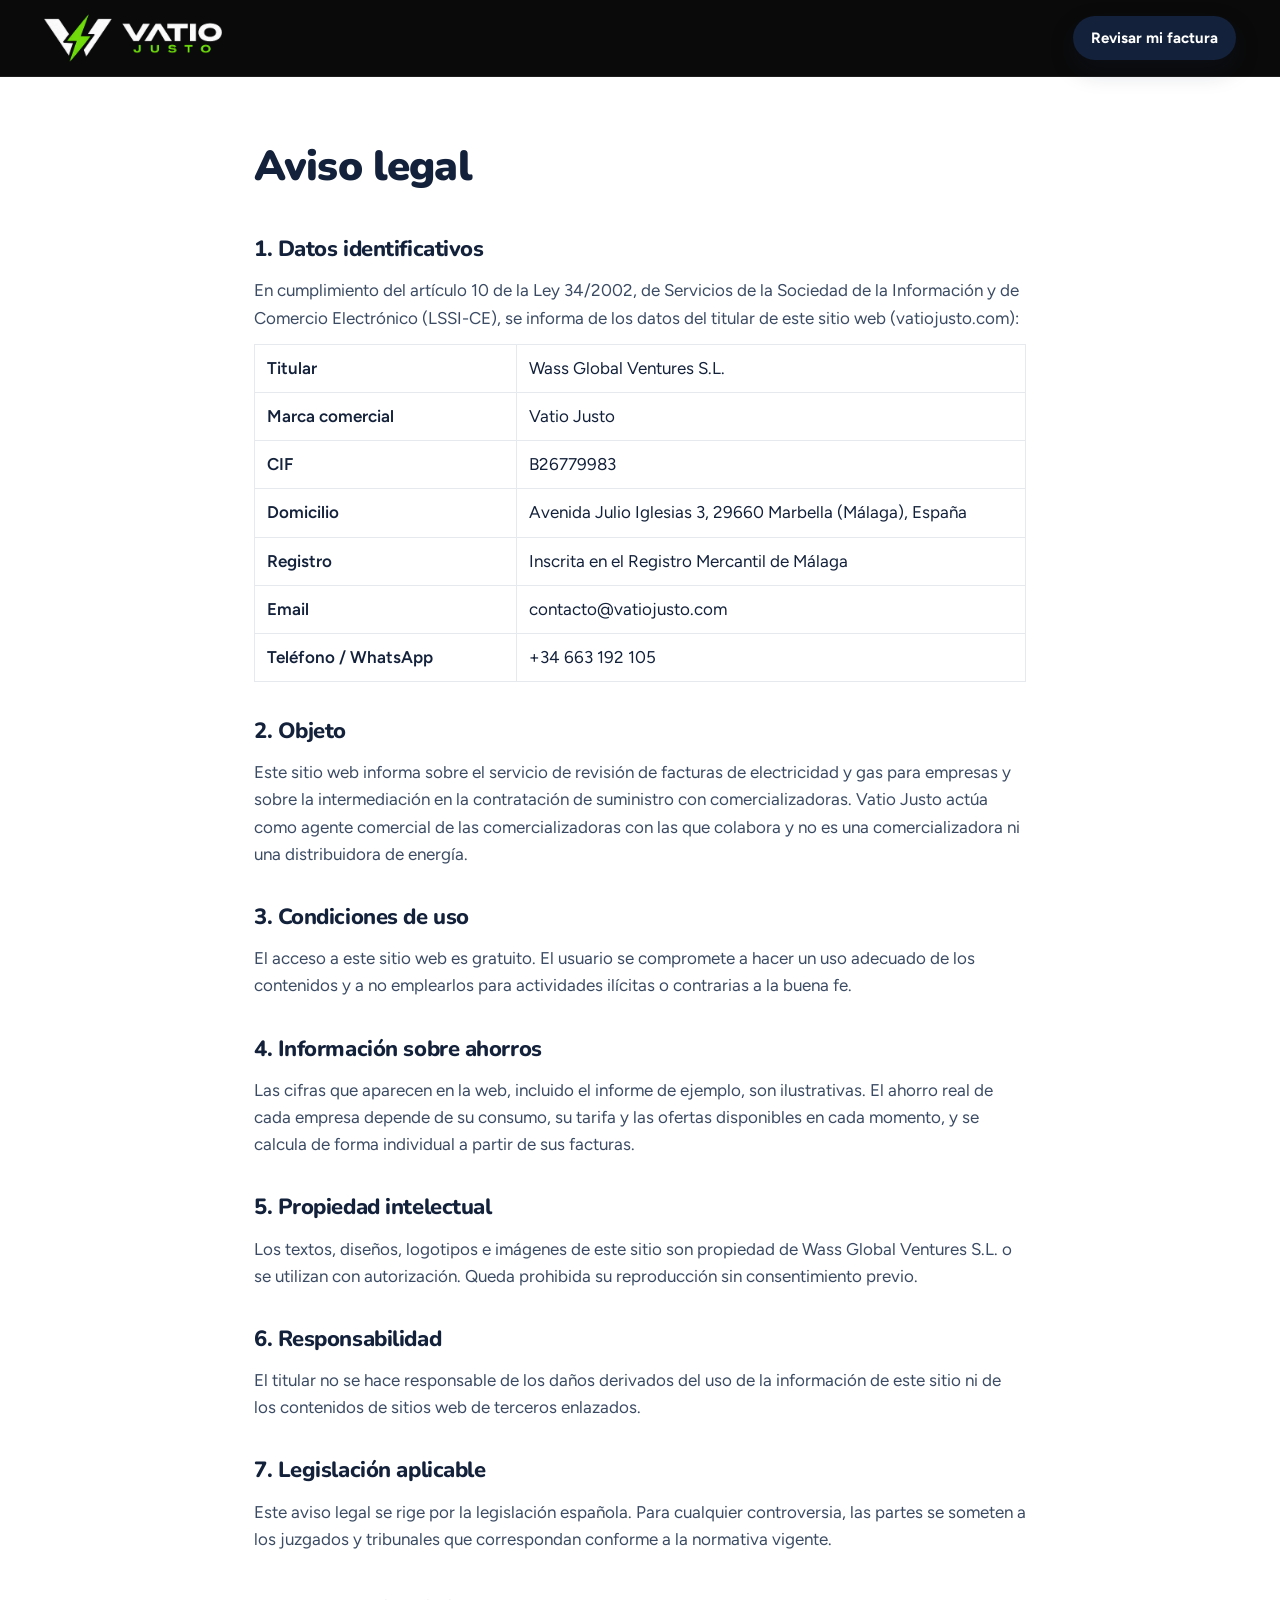
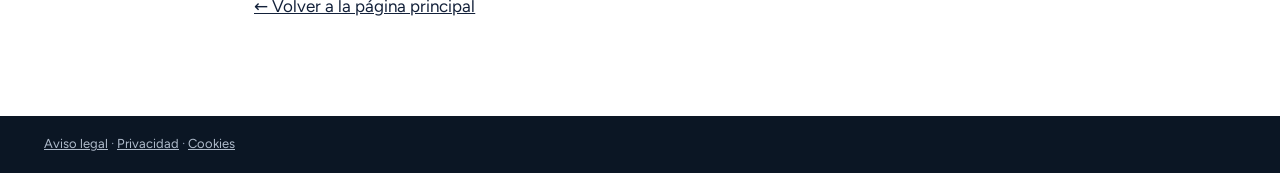
<file: aviso-legal.html>
<!doctype html>
<html lang="es">
<head>
<meta charset="utf-8">
<meta name="viewport" content="width=device-width, initial-scale=1, viewport-fit=cover">
<title>Aviso legal · Vatio Justo</title>
<meta name="robots" content="noindex">
<link rel="icon" href="favicon-32.png" sizes="32x32" type="image/png">
<link rel="icon" href="favicon.png" sizes="64x64" type="image/png">
<link rel="apple-touch-icon" href="apple-touch-icon.png">
<link rel="stylesheet" href="styles.css?v=9">
</head>
<body>
<header class="hdr"><div class="wrap">
<a class="brand" href="index.html"><img class="brand-logo" src="img/logo-horizontal.png" width="178" height="48" alt="Vatio Justo"></a>
<a class="btn btn-dark" href="index.html#revision" style="min-height:44px;padding:10px 18px;font-size:15px">Revisar mi factura</a>
</div></header>
<main class="doc">
<h1>Aviso legal</h1>

<h2>1. Datos identificativos</h2>
<p>En cumplimiento del artículo 10 de la Ley 34/2002, de Servicios de la Sociedad de la Información y de Comercio Electrónico (LSSI-CE), se informa de los datos del titular de este sitio web (vatiojusto.com):</p>
<table>
<tr><td>Titular</td><td>Wass Global Ventures S.L.</td></tr>
<tr><td>Marca comercial</td><td>Vatio Justo</td></tr>
<tr><td>CIF</td><td>B26779983</td></tr>
<tr><td>Domicilio</td><td>Avenida Julio Iglesias 3, 29660 Marbella (Málaga), España</td></tr>
<tr><td>Registro</td><td>Inscrita en el Registro Mercantil de Málaga</td></tr>
<tr><td>Email</td><td>contacto@vatiojusto.com</td></tr>
<tr><td>Teléfono / WhatsApp</td><td>+34 663 192 105</td></tr>
</table>
<h2>2. Objeto</h2>
<p>Este sitio web informa sobre el servicio de revisión de facturas de electricidad y gas para empresas y sobre la intermediación en la contratación de suministro con comercializadoras. Vatio Justo actúa como agente comercial de las comercializadoras con las que colabora y no es una comercializadora ni una distribuidora de energía.</p>
<h2>3. Condiciones de uso</h2>
<p>El acceso a este sitio web es gratuito. El usuario se compromete a hacer un uso adecuado de los contenidos y a no emplearlos para actividades ilícitas o contrarias a la buena fe.</p>
<h2>4. Información sobre ahorros</h2>
<p>Las cifras que aparecen en la web, incluido el informe de ejemplo, son ilustrativas. El ahorro real de cada empresa depende de su consumo, su tarifa y las ofertas disponibles en cada momento, y se calcula de forma individual a partir de sus facturas.</p>
<h2>5. Propiedad intelectual</h2>
<p>Los textos, diseños, logotipos e imágenes de este sitio son propiedad de Wass Global Ventures S.L. o se utilizan con autorización. Queda prohibida su reproducción sin consentimiento previo.</p>
<h2>6. Responsabilidad</h2>
<p>El titular no se hace responsable de los daños derivados del uso de la información de este sitio ni de los contenidos de sitios web de terceros enlazados.</p>
<h2>7. Legislación aplicable</h2>
<p>Este aviso legal se rige por la legislación española. Para cualquier controversia, las partes se someten a los juzgados y tribunales que correspondan conforme a la normativa vigente.</p>
<p style="margin-top:40px"><a href="index.html">← Volver a la página principal</a></p>
</main>
<footer class="legal"><div class="wrap" style="padding-bottom:18px">
<span><a href="aviso-legal.html">Aviso legal</a> · <a href="privacidad.html">Privacidad</a> · <a href="cookies.html">Cookies</a></span>
</div></footer>
</body>
</html>
</file>
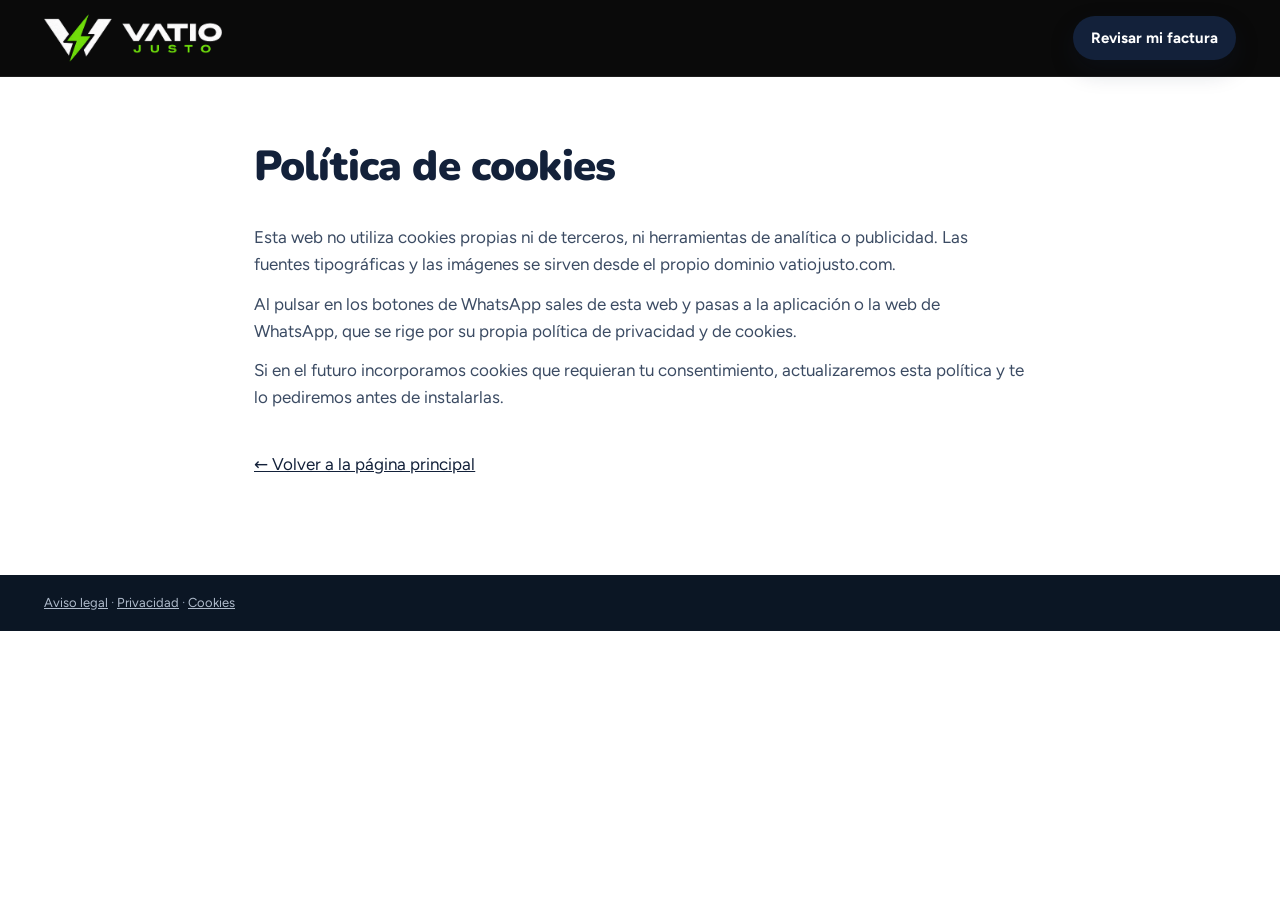
<file: cookies.html>
<!doctype html>
<html lang="es">
<head>
<meta charset="utf-8">
<meta name="viewport" content="width=device-width, initial-scale=1, viewport-fit=cover">
<title>Política de cookies · Vatio Justo</title>
<meta name="robots" content="noindex">
<link rel="icon" href="favicon-32.png" sizes="32x32" type="image/png">
<link rel="icon" href="favicon.png" sizes="64x64" type="image/png">
<link rel="apple-touch-icon" href="apple-touch-icon.png">
<link rel="stylesheet" href="styles.css?v=9">
</head>
<body>
<header class="hdr"><div class="wrap">
<a class="brand" href="index.html"><img class="brand-logo" src="img/logo-horizontal.png" width="178" height="48" alt="Vatio Justo"></a>
<a class="btn btn-dark" href="index.html#revision" style="min-height:44px;padding:10px 18px;font-size:15px">Revisar mi factura</a>
</div></header>
<main class="doc">
<h1>Política de cookies</h1>

<p>Esta web no utiliza cookies propias ni de terceros, ni herramientas de analítica o publicidad. Las fuentes tipográficas y las imágenes se sirven desde el propio dominio vatiojusto.com.</p>
<p>Al pulsar en los botones de WhatsApp sales de esta web y pasas a la aplicación o la web de WhatsApp, que se rige por su propia política de privacidad y de cookies.</p>
<p>Si en el futuro incorporamos cookies que requieran tu consentimiento, actualizaremos esta política y te lo pediremos antes de instalarlas.</p>
<p style="margin-top:40px"><a href="index.html">← Volver a la página principal</a></p>
</main>
<footer class="legal"><div class="wrap" style="padding-bottom:18px">
<span><a href="aviso-legal.html">Aviso legal</a> · <a href="privacidad.html">Privacidad</a> · <a href="cookies.html">Cookies</a></span>
</div></footer>
</body>
</html>
</file>
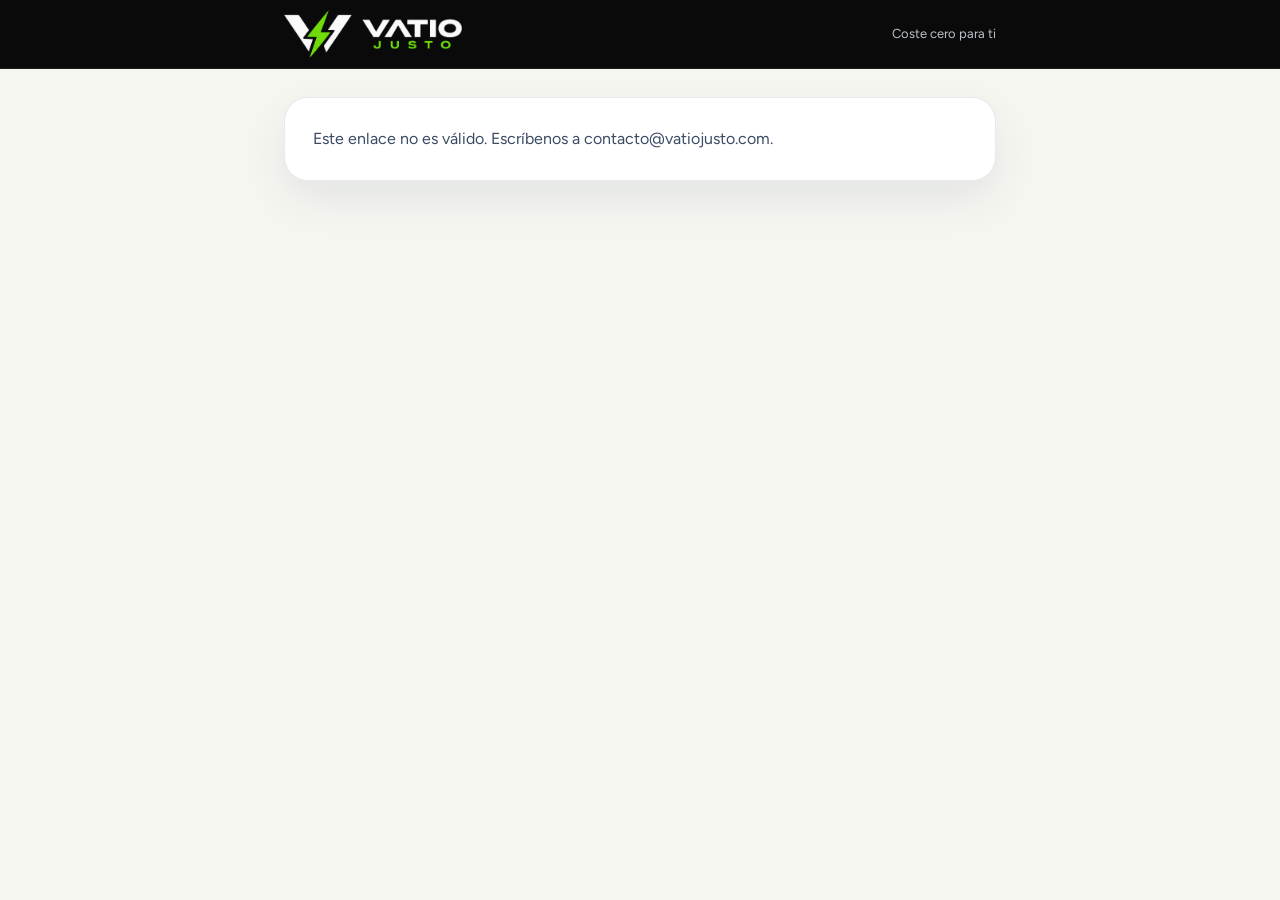
<file: firma.html>
<!doctype html>
<html lang="es">
<head>
<meta charset="utf-8">
<meta name="viewport" content="width=device-width, initial-scale=1">
<meta name="robots" content="noindex, nofollow">
<meta name="referrer" content="no-referrer">
<title>Autorizar la gestión · Vatio Justo</title>
<link rel="icon" href="favicon-32.png" sizes="32x32">
<link rel="apple-touch-icon" href="apple-touch-icon.png">
<link rel="stylesheet" href="styles.css">
<style>
  body{background:var(--paper)}
  .top{background:#0A0A0A;border-bottom:1px solid #1d1d1d}
  .top .wrap{display:flex;align-items:center;justify-content:space-between;min-height:68px;max-width:760px}
  .top small{color:#B8C0CC;font-size:13px;white-space:nowrap}
  main.wrap{max-width:760px;padding-block:28px 64px}
  .card{background:#fff;border:1px solid var(--line);border-radius:24px;padding:28px;box-shadow:0 18px 44px rgba(19,33,58,.08)}
  .card + .card{margin-top:18px}
  h1{font-weight:900;font-size:clamp(26px,4.4vw,34px);line-height:1.15;margin-bottom:8px}
  .sub{color:var(--body);font-size:16px}
  .saving{display:flex;gap:14px;align-items:center;background:var(--navy);color:#fff;border-radius:18px;padding:16px 20px;margin:18px 0 4px}
  .saving b{font-family:var(--display);font-weight:900;font-size:26px;color:var(--volt);white-space:nowrap}
  .saving span{font-size:14px;color:#C9D2DE;line-height:1.4}
  .steps{display:flex;gap:8px;margin:0 0 18px;padding:0;list-style:none;font-size:13px;color:var(--muted)}
  .steps li{flex:1;border-top:4px solid var(--line);padding-top:6px}
  .steps li.on{border-color:var(--volt);color:var(--ink);font-weight:700}
  h2{font-weight:900;font-size:19px;margin:22px 0 10px}
  h2:first-child{margin-top:0}
  .grid{display:grid;grid-template-columns:1fr 1fr;gap:14px}
  .grid .full{grid-column:1/-1}
  .field{display:flex;flex-direction:column;gap:6px;min-width:0}
  .field label{font-size:14px;font-weight:600}
  .field .hint{font-size:12px;color:var(--muted)}
  .field input{border:1.5px solid #CBD3DC;border-radius:14px;padding:12px 14px;min-height:50px;font-size:16px;background:#fff;color:var(--ink);width:100%}
  .field input:focus{border-color:var(--navy);outline:none;box-shadow:0 0 0 3px rgba(123,244,13,.45)}
  .field input[aria-invalid="true"]{border-color:#C0392B}
  .drop{border:1.5px dashed #CBD3DC;border-radius:16px;padding:16px;display:flex;flex-direction:column;gap:8px;background:#FBFBF8}
  .drop input{font-size:14px}
  .drop ul{margin:0;padding-left:18px;font-size:13px;color:var(--body)}
  .auth{font-size:14px;color:var(--body);background:var(--paper);border-radius:14px;padding:14px 16px;margin:6px 0 12px}
  .auth ol{margin:6px 0 6px;padding-left:18px}
  .check{display:flex;gap:10px;align-items:flex-start;font-size:14px;color:var(--body);margin:10px 0}
  .check input{width:20px;height:20px;margin-top:2px;flex:none;accent-color:var(--navy)}
  .check a{color:var(--green);font-weight:600}
  .actions{margin-top:20px;display:flex;flex-direction:column;gap:10px}
  .actions .btn{width:100%}
  .err{background:#FDECEA;color:#8A1F11;border-radius:12px;padding:12px 14px;font-size:14px;display:none}
  .err.show{display:block}
  .note{font-size:13px;color:var(--muted);text-align:center}
  .code{font-family:var(--mono);font-size:30px;letter-spacing:10px;text-align:center}
  .link{background:none;border:0;color:var(--green);font-weight:700;cursor:pointer;padding:6px;font-size:15px}
  .ok-ico{width:64px;height:64px;border-radius:50%;background:var(--volt);display:flex;align-items:center;justify-content:center;margin-bottom:14px}
  [hidden]{display:none!important}
  @media (max-width:600px){.grid{grid-template-columns:1fr}.card{padding:20px;border-radius:20px}main.wrap{padding-inline:12px}}
</style>
</head>
<body>
<header class="top"><div class="wrap">
  <a class="brand" href="/" aria-label="Vatio Justo"><img class="brand-logo" src="img/logo-horizontal.png" width="148" height="40" alt="Vatio Justo"></a>
  <small>Coste cero para ti</small>
</div></header>

<main class="wrap">
  <!-- loading / error -->
  <section class="card" id="v-load"><p class="sub" id="load-msg">Cargando tu autorización…</p></section>

  <!-- step 1: details -->
  <form class="card" id="v-form" hidden novalidate>
    <ol class="steps"><li class="on">1. Tus datos</li><li>2. Código</li><li>3. Listo</li></ol>
    <h1>Autoriza la gestión de <span id="t-empresa"></span></h1>
    <p class="sub">5 minutos. Hemos rellenado lo que ya aparece en tu factura: revísalo y completa el resto.</p>
    <div class="saving" id="t-saving" hidden><b id="t-ahorro"></b><span>de ahorro estimado al año con lo que ya vemos en tu factura (preliminar, sin IVA)</span></div>

    <h2>Empresa y suministro</h2>
    <div class="grid">
      <div class="field full"><label for="razon">Razón social o nombre del titular</label><input id="razon" name="razon" autocomplete="organization" required></div>
      <div class="field"><label for="cif">CIF / NIF</label><input id="cif" name="cif" autocapitalize="characters" required></div>
      <div class="field"><label for="cups">CUPS</label><input id="cups" name="cups" autocapitalize="characters" required><span class="hint">Empieza por ES, viene en tu factura</span></div>
      <div class="field full"><label for="direccion">Dirección de suministro</label><input id="direccion" name="direccion" autocomplete="street-address" required></div>
    </div>

    <h2>Quien firma</h2>
    <div class="grid">
      <div class="field"><label for="firmante">Nombre y apellidos</label><input id="firmante" name="firmante" autocomplete="name" required></div>
      <div class="field"><label for="dni">DNI / NIE</label><input id="dni" name="dni" autocapitalize="characters" required></div>
      <div class="field"><label for="cargo">Cargo</label><input id="cargo" name="cargo" placeholder="Administrador, gerente…" required></div>
      <div class="field"><label for="telefono">Teléfono</label><input id="telefono" name="telefono" type="tel" autocomplete="tel" inputmode="tel" required></div>
      <div class="field full"><label for="email">Email</label><input id="email" name="email" type="email" autocomplete="email" inputmode="email" required><span class="hint">Aquí te llega el código para firmar</span></div>
    </div>

    <h2>Domiciliación</h2>
    <div class="grid">
      <div class="field full"><label for="iban">IBAN</label><input id="iban" name="iban" autocapitalize="characters" placeholder="ES00 0000 0000 0000 0000 0000" required><span class="hint">Solo para el contrato con la comercializadora. Nosotros no cobramos nada.</span></div>
    </div>

    <h2>Documentos</h2>
    <div class="drop" id="drop">
      <label for="docs"><b>DNI/NIE del firmante</b> (las dos caras). Si firmas por una sociedad, añade también las escrituras o poderes si los tienes a mano.</label>
      <input id="docs" type="file" accept="image/*,application/pdf" multiple>
      <ul id="doc-list"></ul>
      <span class="hint">Fotos o PDF, hasta 4 archivos.</span>
    </div>

    <h2>Autorización</h2>
    <div class="auth">
      Autorizas a Wass Global Ventures S.L. (Vatio Justo), CIF B26779983, para este suministro, a:
      <ol>
        <li>Consultar tus datos de consumo y maxímetro en la distribuidora y en Datadis.</li>
        <li>Pedir ofertas de luz y gas a comercializadoras en tu nombre.</li>
        <li>Tramitar el cambio de comercializadora o el ajuste de potencia que te propongamos por escrito, con precios y condiciones, <b>una vez lo confirmes</b>.</li>
      </ol>
      Coste cero para ti: nos paga la comercializadora. Puedes revocarla cuando quieras escribiendo a contacto@vatiojusto.com.
    </div>
    <label class="check"><input type="checkbox" id="acepto"> <span>Acepto la autorización y confirmo que puedo firmar en nombre del titular.</span></label>
    <label class="check"><input type="checkbox" id="privacidad"> <span>He leído la <a href="privacidad.html" target="_blank" rel="noopener">política de privacidad</a> y acepto que tratéis mis datos para esta gestión.</span></label>

    <div class="actions">
      <div class="err" id="err1" role="alert"></div>
      <button class="btn btn-dark" type="submit" id="b1">Recibir código de firma</button>
      <p class="note">Te enviamos un código de 6 cifras por email. Con él firmas.</p>
    </div>
  </form>

  <!-- step 2: code -->
  <form class="card" id="v-code" hidden novalidate>
    <ol class="steps"><li class="on">1. Tus datos</li><li class="on">2. Código</li><li>3. Listo</li></ol>
    <h1>Introduce el código</h1>
    <p class="sub">Lo hemos enviado a <b id="t-mail"></b>. Caduca en 15 minutos.</p>
    <div class="field" style="margin-top:18px"><label for="code">Código de 6 cifras</label>
      <input id="code" class="code" inputmode="numeric" autocomplete="one-time-code" maxlength="6" pattern="\d{6}" required></div>
    <div class="actions">
      <div class="err" id="err2" role="alert"></div>
      <button class="btn btn-dark" type="submit" id="b2">Firmar autorización</button>
      <button class="link" type="button" id="resend">No me ha llegado: enviar otro código</button>
      <button class="link" type="button" id="back">Corregir mis datos</button>
    </div>
  </form>

  <!-- step 3: done -->
  <section class="card" id="v-done" hidden>
    <div class="ok-ico" aria-hidden="true"><svg width="30" height="30" viewBox="0 0 24 24" fill="none" stroke="#13213A" stroke-width="3" stroke-linecap="round" stroke-linejoin="round"><path d="M5 12.5l4.5 4.5L19 7.5"/></svg></div>
    <h1>Autorización firmada</h1>
    <p class="sub">Te hemos enviado una copia por email. Ahora lo gestionamos nosotros: te mandaremos por escrito la oferta concreta, con precios y condiciones, y no cambiamos nada sin que la confirmes.</p>
    <p class="sub" style="margin-top:14px">Dudas: <a href="mailto:contacto@vatiojusto.com" style="color:var(--green);font-weight:700">contacto@vatiojusto.com</a></p>
  </section>
</main>

<script>
(function () {
  "use strict";
  var ENDPOINT = "https://script.google.com/macros/s/AKfycbyl9H8u9SeeabiNye8l0TLc0pHaycLpTwAsysjo-Y7f7NULt1FnC9Z2njJs7A1rHSfd/exec";
  var qs = new URLSearchParams(location.search), ID = qs.get("id") || "", T = qs.get("t") || "";
  var $ = function (id) { return document.getElementById(id); };
  var FIELDS = ["razon", "cif", "cups", "direccion", "firmante", "dni", "cargo", "telefono", "email", "iban"];
  var docs = [], docsSent = false, lastData = null;

  function show(v) { ["v-load", "v-form", "v-code", "v-done"].forEach(function (x) { $(x).hidden = x !== v; }); window.scrollTo(0, 0); }
  function fail(el, msg) { el.textContent = msg; el.classList.add("show"); }
  function clear(el) { el.textContent = ""; el.classList.remove("show"); }
  function eur(n) { return String(Math.round(n)).replace(/\B(?=(\d{3})+(?!\d))/g, ".") + " €"; }
  function api(body) {
    return fetch(ENDPOINT, { method: "POST", headers: { "Content-Type": "text/plain;charset=utf-8" }, body: JSON.stringify(body) })
      .then(function (r) { return r.json(); });
  }

  // ---- validation (same rules as the server) ----
  function up(s) { return String(s || "").replace(/[\s.-]/g, "").toUpperCase(); }
  function validIban(s) {
    s = up(s); if (!/^[A-Z]{2}\d{2}[A-Z0-9]{10,30}$/.test(s)) return false;
    var x = (s.slice(4) + s.slice(0, 4)).replace(/[A-Z]/g, function (c) { return String(c.charCodeAt(0) - 55); }), m = 0;
    for (var i = 0; i < x.length; i++) m = (m * 10 + Number(x[i])) % 97;
    return m === 1;
  }
  function validId(s) {
    s = up(s); var L = "TRWAGMYFPDXBNJZSQVHLCKE";
    if (/^\d{8}[A-Z]$/.test(s)) return L[Number(s.slice(0, 8)) % 23] === s[8];
    if (/^[XYZ]\d{7}[A-Z]$/.test(s)) return L[Number("XYZ".indexOf(s[0]) + s.slice(1, 8)) % 23] === s[8];
    return /^[ABCDEFGHJNPQRSUVW]\d{7}[0-9A-J]$/.test(s);
  }
  var RULES = {
    razon: [function (v) { return v.trim().length > 1; }, "Falta la razón social."],
    cif: [validId, "Revisa el CIF/NIF."],
    cups: [function (v) { return /^ES\d{16}[A-Z]{2}(\d[FPCRXYZ0-9])?$/.test(up(v)); }, "Revisa el CUPS: empieza por ES y lo tienes en la factura."],
    direccion: [function (v) { return v.trim().length > 4; }, "Falta la dirección de suministro."],
    firmante: [function (v) { return v.trim().length > 3; }, "Falta el nombre de quien firma."],
    dni: [validId, "Revisa el DNI/NIE."],
    cargo: [function (v) { return v.trim().length > 1; }, "Falta el cargo."],
    telefono: [function (v) { return v.replace(/\D/g, "").length >= 9; }, "Revisa el teléfono."],
    email: [function (v) { return /^[^\s@]+@[^\s@]+\.[^\s@]{2,}$/.test(v.trim()); }, "Revisa el email."],
    iban: [validIban, "Revisa el IBAN."]
  };
  FIELDS.forEach(function (f) { $(f).addEventListener("blur", function () { if (this.value) this.setAttribute("aria-invalid", RULES[f][0](this.value) ? "false" : "true"); }); });

  // ---- documents (images compressed in the browser) ----
  function readFile(file) {
    return new Promise(function (ok, ko) {
      var raw = function () {
        return new Promise(function (res) { var fr = new FileReader(); fr.onload = function () { res({ name: file.name, type: file.type || "application/octet-stream", data: String(fr.result).split(",")[1] }); }; fr.onerror = ko; fr.readAsDataURL(file); });
      };
      if (!/^image\/(jpeg|png|webp|heic|heif)/.test(file.type)) { raw().then(ok); return; }
      var url = URL.createObjectURL(file), img = new Image();
      img.onload = function () {
        var s = Math.min(1, 1800 / Math.max(img.width, img.height)), c = document.createElement("canvas");
        c.width = Math.round(img.width * s); c.height = Math.round(img.height * s);
        c.getContext("2d").drawImage(img, 0, 0, c.width, c.height); URL.revokeObjectURL(url);
        ok({ name: file.name.replace(/\.[^.]+$/, "") + ".jpg", type: "image/jpeg", data: c.toDataURL("image/jpeg", 0.85).split(",")[1] });
      };
      img.onerror = function () { URL.revokeObjectURL(url); raw().then(ok); };
      img.src = url;
    });
  }
  $("docs").addEventListener("change", function () {
    var files = Array.prototype.slice.call(this.files, 0, 4);
    $("doc-list").innerHTML = "";
    Promise.all(files.map(readFile)).then(function (list) {
      docs = list.filter(function (d) { return d.data.length < 8 * 1024 * 1024 * 1.37; });
      docsSent = false;
      $("doc-list").innerHTML = docs.map(function (d) { return "<li>" + d.name.replace(/[<>&]/g, "") + "</li>"; }).join("");
      if (docs.length < files.length) fail($("err1"), "Algún archivo pesa demasiado (máx. 8 MB).");
    });
  });

  // ---- load ----
  if (!ID || !T) { $("load-msg").textContent = "Este enlace no es válido. Escríbenos a contacto@vatiojusto.com."; return; }
  fetch(ENDPOINT + "?a=lead&id=" + encodeURIComponent(ID) + "&t=" + encodeURIComponent(T))
    .then(function (r) { return r.json(); })
    .then(function (d) {
      if (!d.ok) { $("load-msg").textContent = d.error || "Este enlace no es válido."; return; }
      if (d.firmado) { $("v-done").querySelector("h1").textContent = "Esta autorización ya está firmada"; show("v-done"); return; }
      $("t-empresa").textContent = d.empresa;
      if (d.ahorro) { $("t-ahorro").textContent = "~" + eur(d.ahorro); $("t-saving").hidden = false; }
      var pre = { razon: d.titular || d.empresa, cif: d.cif, cups: d.cups, direccion: d.direccion, email: d.email };
      Object.keys(pre).forEach(function (k) { if (pre[k]) $(k).value = pre[k]; });
      show("v-form");
    })
    .catch(function () { $("load-msg").textContent = "No hemos podido cargar la página. Revisa tu conexión y vuelve a abrir el enlace."; });

  // ---- step 1 ----
  function collect() {
    var d = {}; FIELDS.forEach(function (f) { d[f] = $(f).value.trim(); });
    d.acepto = $("acepto").checked; d.privacidad = $("privacidad").checked; return d;
  }
  function sendCode(data, withDocs, btn, errEl) {
    btn.disabled = true; var label = btn.textContent; btn.textContent = "Enviando…";
    return api({ action: "codigo", id: ID, t: T, data: data, docs: withDocs ? docs : [] })
      .then(function (r) {
        btn.disabled = false; btn.textContent = label;
        if (!r.ok) { fail(errEl, r.error || "No se ha podido enviar el código."); return false; }
        if (withDocs) docsSent = true;
        $("t-mail").textContent = r.email; return true;
      })
      .catch(function () { btn.disabled = false; btn.textContent = label; fail(errEl, "Sin conexión. Inténtalo de nuevo."); return false; });
  }
  $("v-form").addEventListener("submit", function (e) {
    e.preventDefault(); clear($("err1"));
    var d = collect(), bad = [];
    FIELDS.forEach(function (f) { var ok = RULES[f][0](d[f]); $(f).setAttribute("aria-invalid", ok ? "false" : "true"); if (!ok) bad.push(RULES[f][1]); });
    if (!docs.length && !docsSent) bad.push("Adjunta el DNI/NIE de quien firma.");
    if (!d.acepto || !d.privacidad) bad.push("Marca las dos casillas para continuar.");
    if (bad.length) { fail($("err1"), bad.join(" ")); var first = document.querySelector('[aria-invalid="true"]'); if (first) first.focus(); return; }
    lastData = d;
    sendCode(d, !docsSent, $("b1"), $("err1")).then(function (ok) { if (ok) { show("v-code"); $("code").focus(); } });
  });

  // ---- step 2 ----
  $("code").addEventListener("input", function () { this.value = this.value.replace(/\D/g, "").slice(0, 6); });
  $("resend").addEventListener("click", function () {
    clear($("err2"));
    var b = this; sendCode(lastData, false, b, $("err2")).then(function (ok) { if (ok) fail($("err2"), "Te hemos enviado un código nuevo."); });
  });
  $("back").addEventListener("click", function () { show("v-form"); });
  $("v-code").addEventListener("submit", function (e) {
    e.preventDefault(); clear($("err2"));
    var code = $("code").value;
    if (!/^\d{6}$/.test(code)) { fail($("err2"), "El código tiene 6 cifras."); return; }
    var b = $("b2"); b.disabled = true; b.textContent = "Firmando…";
    api({ action: "confirmar", id: ID, t: T, code: code, ua: navigator.userAgent })
      .then(function (r) {
        b.disabled = false; b.textContent = "Firmar autorización";
        if (!r.ok) { fail($("err2"), r.error || "No se ha podido firmar."); return; }
        show("v-done");
      })
      .catch(function () { b.disabled = false; b.textContent = "Firmar autorización"; fail($("err2"), "Sin conexión. Inténtalo de nuevo."); });
  });
})();
</script>
</body>
</html>
</file>
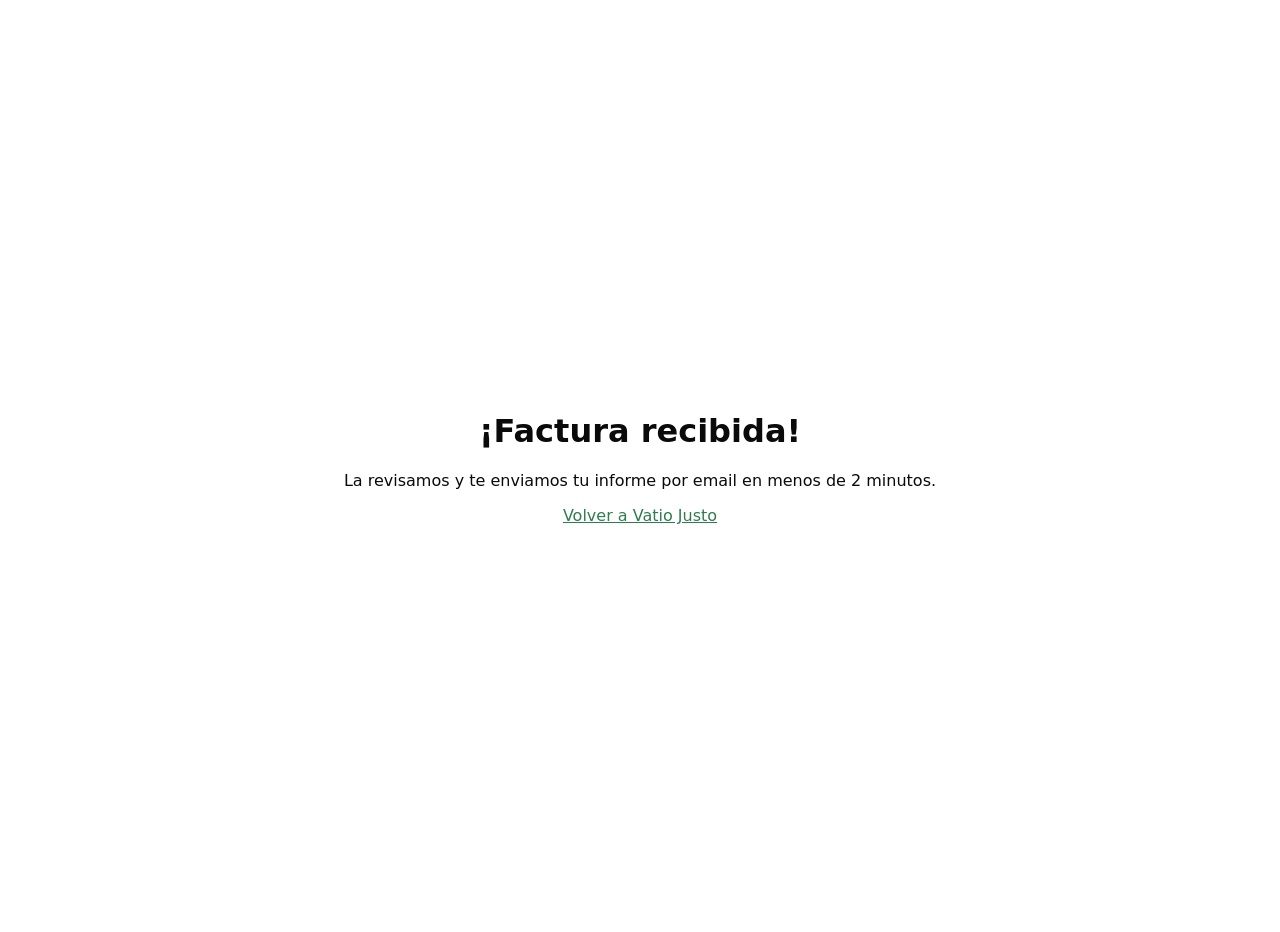
<file: gracias.html>
<!doctype html>
<html lang="es"><head><meta charset="utf-8"><meta name="robots" content="noindex"><meta name="viewport" content="width=device-width, initial-scale=1"><title>Factura recibida · Vatio Justo</title><style>body{margin:0;font-family:system-ui,sans-serif;background:#fff;color:#0A0A0A;display:grid;place-items:center;min-height:100vh;padding:16px;text-align:center}a{color:#2F7D4F}</style></head>
<body><main><h1>¡Factura recibida!</h1><p>La revisamos y te enviamos tu informe por email en menos de 2 minutos.</p><p><a href="/">Volver a Vatio Justo</a></p></main></body></html>
</file>
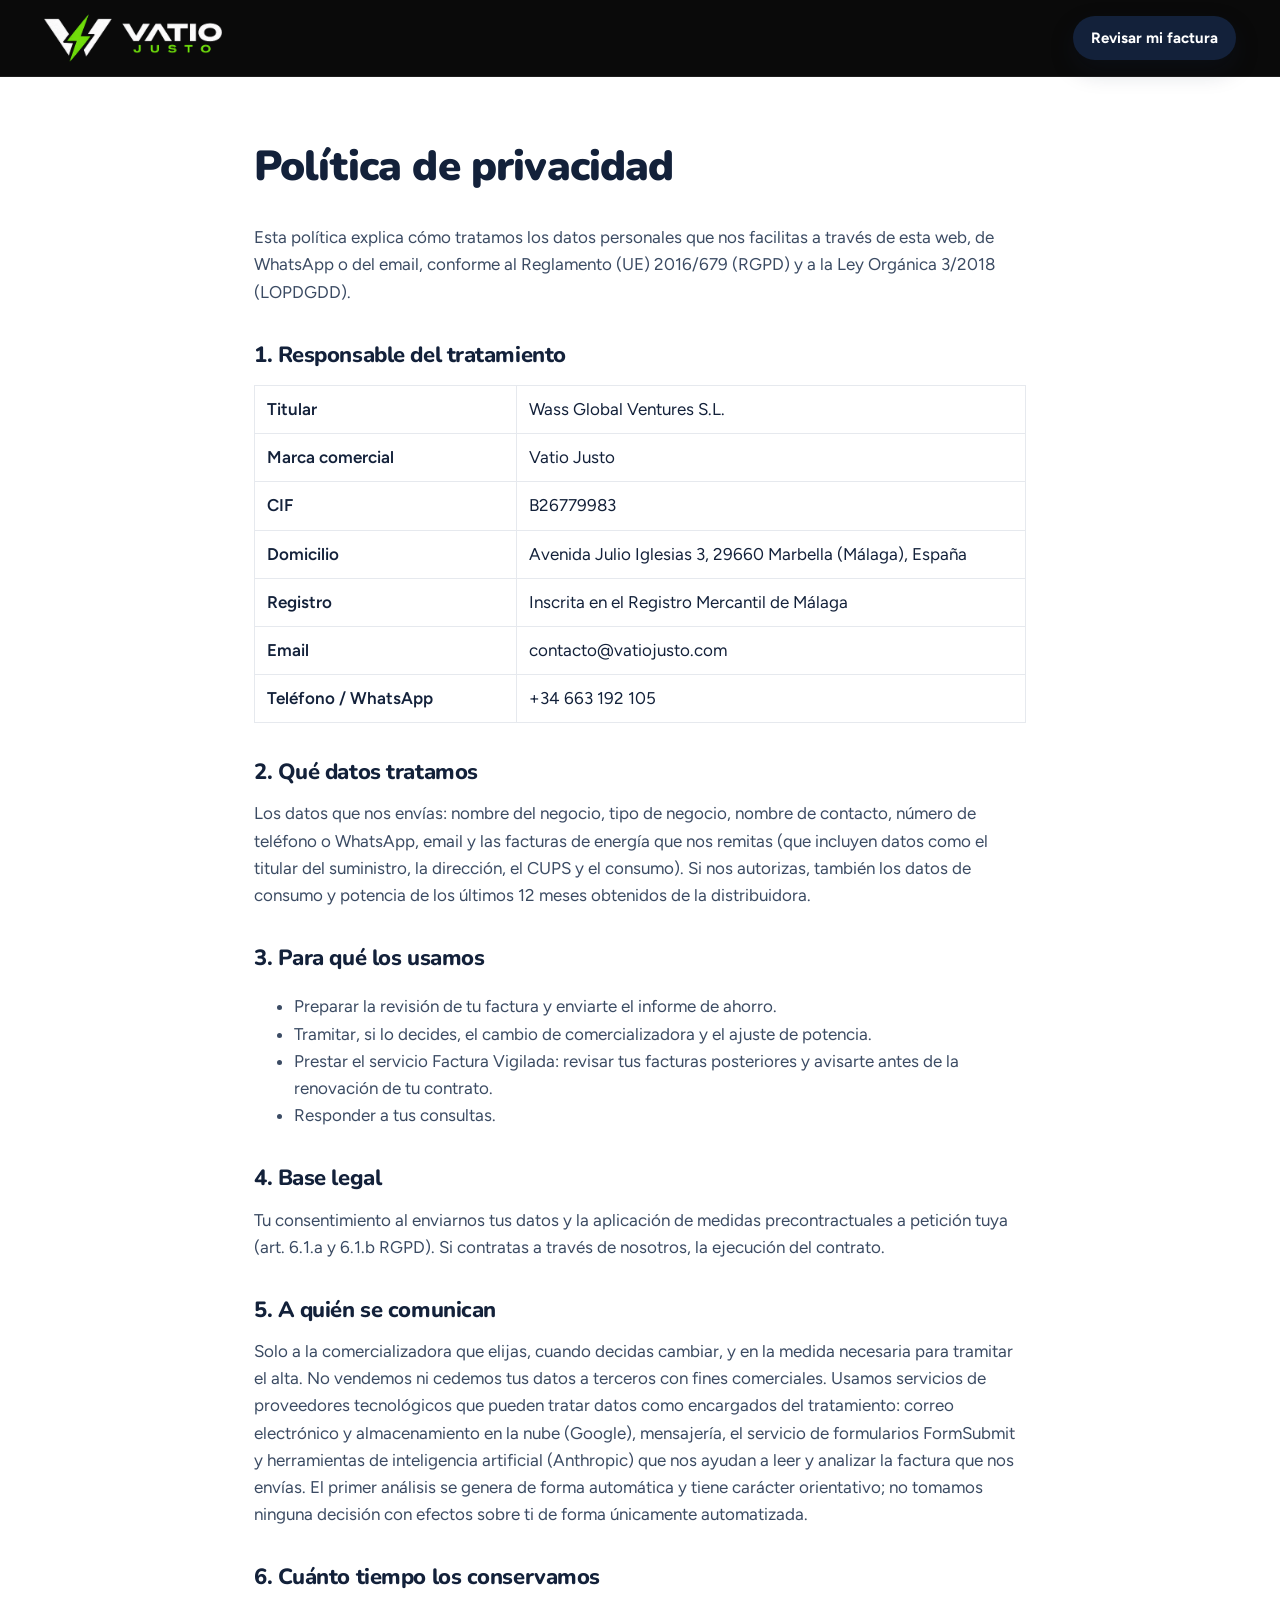
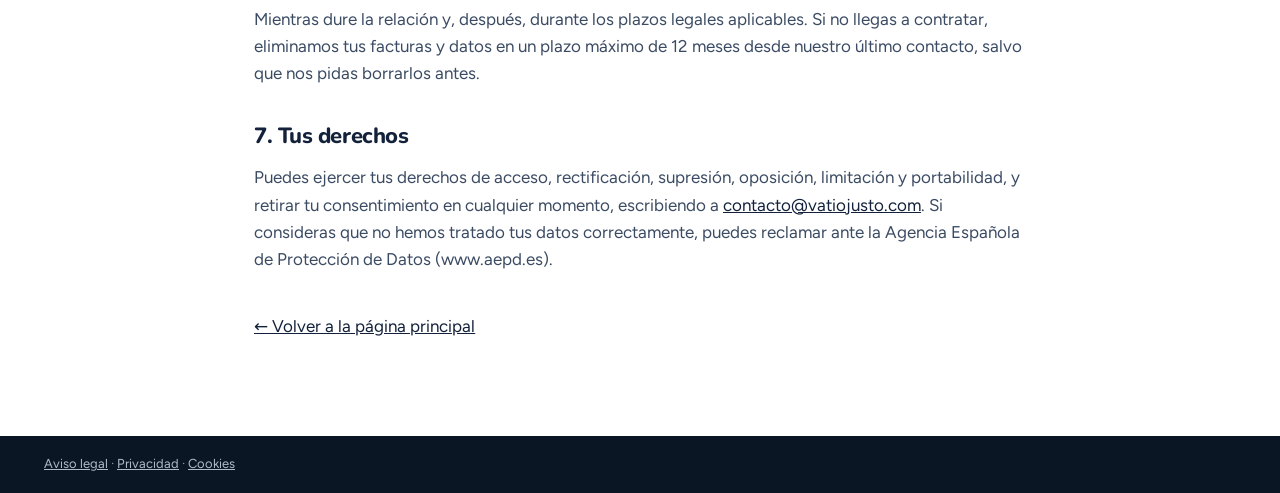
<file: privacidad.html>
<!doctype html>
<html lang="es">
<head>
<meta charset="utf-8">
<meta name="viewport" content="width=device-width, initial-scale=1, viewport-fit=cover">
<title>Política de privacidad · Vatio Justo</title>
<meta name="robots" content="noindex">
<link rel="icon" href="favicon-32.png" sizes="32x32" type="image/png">
<link rel="icon" href="favicon.png" sizes="64x64" type="image/png">
<link rel="apple-touch-icon" href="apple-touch-icon.png">
<link rel="stylesheet" href="styles.css?v=9">
</head>
<body>
<header class="hdr"><div class="wrap">
<a class="brand" href="index.html"><img class="brand-logo" src="img/logo-horizontal.png" width="178" height="48" alt="Vatio Justo"></a>
<a class="btn btn-dark" href="index.html#revision" style="min-height:44px;padding:10px 18px;font-size:15px">Revisar mi factura</a>
</div></header>
<main class="doc">
<h1>Política de privacidad</h1>

<p>Esta política explica cómo tratamos los datos personales que nos facilitas a través de esta web, de WhatsApp o del email, conforme al Reglamento (UE) 2016/679 (RGPD) y a la Ley Orgánica 3/2018 (LOPDGDD).</p>
<h2>1. Responsable del tratamiento</h2>
<table>
<tr><td>Titular</td><td>Wass Global Ventures S.L.</td></tr>
<tr><td>Marca comercial</td><td>Vatio Justo</td></tr>
<tr><td>CIF</td><td>B26779983</td></tr>
<tr><td>Domicilio</td><td>Avenida Julio Iglesias 3, 29660 Marbella (Málaga), España</td></tr>
<tr><td>Registro</td><td>Inscrita en el Registro Mercantil de Málaga</td></tr>
<tr><td>Email</td><td>contacto@vatiojusto.com</td></tr>
<tr><td>Teléfono / WhatsApp</td><td>+34 663 192 105</td></tr>
</table>
<h2>2. Qué datos tratamos</h2>
<p>Los datos que nos envías: nombre del negocio, tipo de negocio, nombre de contacto, número de teléfono o WhatsApp, email y las facturas de energía que nos remitas (que incluyen datos como el titular del suministro, la dirección, el CUPS y el consumo). Si nos autorizas, también los datos de consumo y potencia de los últimos 12 meses obtenidos de la distribuidora.</p>
<h2>3. Para qué los usamos</h2>
<ul>
<li>Preparar la revisión de tu factura y enviarte el informe de ahorro.</li>
<li>Tramitar, si lo decides, el cambio de comercializadora y el ajuste de potencia.</li>
<li>Prestar el servicio Factura Vigilada: revisar tus facturas posteriores y avisarte antes de la renovación de tu contrato.</li>
<li>Responder a tus consultas.</li>
</ul>
<h2>4. Base legal</h2>
<p>Tu consentimiento al enviarnos tus datos y la aplicación de medidas precontractuales a petición tuya (art. 6.1.a y 6.1.b RGPD). Si contratas a través de nosotros, la ejecución del contrato.</p>
<h2>5. A quién se comunican</h2>
<p>Solo a la comercializadora que elijas, cuando decidas cambiar, y en la medida necesaria para tramitar el alta. No vendemos ni cedemos tus datos a terceros con fines comerciales. Usamos servicios de proveedores tecnológicos que pueden tratar datos como encargados del tratamiento: correo electrónico y almacenamiento en la nube (Google), mensajería, el servicio de formularios FormSubmit y herramientas de inteligencia artificial (Anthropic) que nos ayudan a leer y analizar la factura que nos envías. El primer análisis se genera de forma automática y tiene carácter orientativo; no tomamos ninguna decisión con efectos sobre ti de forma únicamente automatizada.</p>
<h2>6. Cuánto tiempo los conservamos</h2>
<p>Mientras dure la relación y, después, durante los plazos legales aplicables. Si no llegas a contratar, eliminamos tus facturas y datos en un plazo máximo de 12 meses desde nuestro último contacto, salvo que nos pidas borrarlos antes.</p>
<h2>7. Tus derechos</h2>
<p>Puedes ejercer tus derechos de acceso, rectificación, supresión, oposición, limitación y portabilidad, y retirar tu consentimiento en cualquier momento, escribiendo a <a href="mailto:contacto@vatiojusto.com">contacto@vatiojusto.com</a>. Si consideras que no hemos tratado tus datos correctamente, puedes reclamar ante la Agencia Española de Protección de Datos (www.aepd.es).</p>
<p style="margin-top:40px"><a href="index.html">← Volver a la página principal</a></p>
</main>
<footer class="legal"><div class="wrap" style="padding-bottom:18px">
<span><a href="aviso-legal.html">Aviso legal</a> · <a href="privacidad.html">Privacidad</a> · <a href="cookies.html">Cookies</a></span>
</div></footer>
</body>
</html>
</file>
<file: styles.css>
@font-face{font-family:"Nunito";font-weight:800;font-style:normal;font-display:swap;src:url(fonts/nunito-latin-800-normal.woff2) format("woff2")}
@font-face{font-family:"Nunito";font-weight:900;font-style:normal;font-display:swap;src:url(fonts/nunito-latin-900-normal.woff2) format("woff2")}
@font-face{font-family:"Figtree";font-weight:400;font-style:normal;font-display:swap;src:url(fonts/figtree-latin-400-normal.woff2) format("woff2")}
@font-face{font-family:"Figtree";font-weight:500;font-style:normal;font-display:swap;src:url(fonts/figtree-latin-500-normal.woff2) format("woff2")}
@font-face{font-family:"Figtree";font-weight:600;font-style:normal;font-display:swap;src:url(fonts/figtree-latin-600-normal.woff2) format("woff2")}
@font-face{font-family:"Figtree";font-weight:700;font-style:normal;font-display:swap;src:url(fonts/figtree-latin-700-normal.woff2) format("woff2")}

:root{
  --navy:#13213A; --navy-2:#0B1624; --ink:#13213A; --body:#3B4B63; --muted:#5A6A80;
  --line:#E6E9EE; --paper:#F6F6F1; --white:#FFFFFF;
  --volt:#7BF40D; --green:#2F7D4F; --green-dark:#1F5E3A; --green-soft:#EAF5EE; --wa:#1E9E57;
  --display:"Nunito","Figtree",system-ui,sans-serif;
  --text:"Figtree","Segoe UI",system-ui,sans-serif;
  --mono:ui-monospace,"SFMono-Regular",Menlo,Consolas,monospace;
}
*{box-sizing:border-box}
html{scroll-behavior:smooth;scroll-padding-top:80px}
body{margin:0;background:var(--white);color:var(--ink);font-family:var(--text);font-size:17px;line-height:1.6;-webkit-font-smoothing:antialiased}
img{max-width:100%;display:block}
a{color:var(--ink)}
h1,h2,h3{font-family:var(--display);margin:0;letter-spacing:-.02em;text-wrap:balance}
p{margin:0}
input,select,button{font:inherit}
:focus-visible{outline:3px solid var(--volt);outline-offset:2px}
.wrap{max-width:1240px;margin:0 auto;padding-inline:24px}
.sec{padding-block:104px}
.h2{font-weight:900;font-size:clamp(30px,3.8vw,46px);line-height:1.1}
.lead{font-size:18px;color:var(--body);max-width:38em}
.btn{display:inline-flex;align-items:center;justify-content:center;gap:10px;min-height:52px;padding:14px 26px;border-radius:999px;border:0;font-weight:700;font-size:17px;text-decoration:none;cursor:pointer;transition:transform .15s ease,box-shadow .15s ease}
.btn:hover{transform:translateY(-1px)}
.btn-dark{background:var(--navy);color:#fff;box-shadow:0 10px 24px rgba(19,33,58,.22)}
.btn-dark:hover{color:#fff}
.btn-volt{background:var(--volt);color:var(--navy)}
.btn-wa{background:var(--wa);color:#fff}
.btn-wa:hover{color:#fff}
.btn-ghost{border:1.5px solid var(--navy);background:transparent;color:var(--navy)}
.ico{width:20px;height:20px;flex:none}

/* header */
.hdr{position:sticky;top:0;z-index:20;background:#0A0A0A;color:#fff;border-bottom:1px solid #1d1d1d}
.hdr .btn-ghost{border-color:rgba(255,255,255,.55);color:#fff}
.hdr .nav a{color:rgba(255,255,255,.88)}
.hdr .nav a:hover{color:var(--volt)}
.brand-logo{display:block;height:48px;width:auto}
.hdr .wrap{display:flex;align-items:center;justify-content:space-between;gap:20px;padding-block:14px}
.brand{display:flex;align-items:center;gap:10px;text-decoration:none;color:var(--ink)}
.brand span{white-space:nowrap;font-family:var(--display);font-weight:900;font-size:25px;letter-spacing:-.02em}
.brand b{color:var(--green);font-weight:900}
.nav{display:flex;gap:28px;font-weight:500;font-size:16px}
.nav a{text-decoration:none}
.nav a:hover{color:var(--green)}
.hdr-cta{display:flex;gap:10px}
.hdr-cta .btn{white-space:nowrap;min-height:44px;padding:10px 18px;font-size:15px}

/* hero */
.hero{background-color:#F3F2EC;background-image:linear-gradient(90deg,rgba(246,245,239,.97) 0%,rgba(246,245,239,.9) 42%,rgba(246,245,239,.62) 100%),url(img/cocina.webp);background-size:cover;background-position:center 40%}
@media (max-width:760px){.hero{background-image:linear-gradient(180deg,rgba(246,245,239,.8),rgba(246,245,239,.93)),url(img/cocina.webp)}}
.hero .wrap{display:flex;flex-wrap:wrap;gap:56px;align-items:center;padding-block:64px 88px}
.hero-copy{flex:1 1 480px;min-width:0;display:flex;flex-direction:column;gap:24px}
.hero h1{font-weight:900;font-size:clamp(40px,5.2vw,66px);line-height:1.05;letter-spacing:-.025em}
.hero h1 em{font-style:normal;color:var(--green)}
.hero p.lead{font-size:19px}
.points{list-style:none;margin:0;padding:0;display:flex;flex-wrap:wrap;gap:10px 22px;font-size:16px;color:var(--body)}
.points li{display:flex;gap:8px;align-items:center}
.hero-img{width:100%;max-width:560px;height:300px;object-fit:cover;object-position:center 35%;border-radius:24px;box-shadow:0 18px 44px rgba(19,33,58,.16)}

/* lead card */
.card-form{flex:1 1 420px;min-width:0;max-width:490px;background:#fff;border:1px solid var(--line);border-radius:28px;padding:32px;box-shadow:0 24px 60px rgba(19,33,58,.14);display:flex;flex-direction:column;gap:18px}
.card-form h2{font-weight:900;font-size:28px;line-height:1.15}
.card-form .sub{font-size:15px;color:var(--muted)}
.how-mini{list-style:none;margin:0;padding:0;display:flex;flex-direction:column;gap:10px}
.how-mini li{display:flex;gap:12px;align-items:center;font-size:15px;color:var(--body)}
.how-mini .n{width:28px;height:28px;border-radius:50%;background:var(--volt);color:var(--navy);font-weight:800;display:inline-flex;align-items:center;justify-content:center;flex:none;font-size:14px}
.field{display:flex;flex-direction:column;gap:6px;font-size:14px;font-weight:600}
.field input,.field select{border:1.5px solid #CBD3DC;border-radius:14px;padding:13px 16px;min-height:52px;font-size:17px;background:#fff;color:var(--ink);width:100%}
.field input:focus,.field select:focus{border-color:var(--navy);outline:none;box-shadow:0 0 0 3px rgba(245,197,24,.45)}
.consent{display:flex;gap:10px;align-items:flex-start;font-size:13px;color:var(--muted)}
.consent input{width:18px;height:18px;margin-top:2px;flex:none;accent-color:var(--navy)}
.form-err{color:#B42318;font-size:14px;font-weight:600;min-height:1.2em}
.card-form .btn{width:100%;min-height:58px;font-size:18px}
.alt{font-size:14px;color:var(--muted);text-align:center}
.alt a{color:var(--green);font-weight:600}

/* trust */
.trust{border-bottom:1px solid #ECEEF1}
.trust .wrap{display:flex;flex-wrap:wrap;gap:28px 40px;justify-content:space-between;padding-block:40px}
.trust-item{flex:1 1 220px;display:flex;gap:14px;align-items:center}
.tile{width:44px;height:44px;border-radius:14px;background:var(--green-soft);display:inline-flex;align-items:center;justify-content:center;flex:none}
.tile svg{width:22px;height:22px;stroke:var(--green)}
.trust-item div{display:flex;flex-direction:column;line-height:1.3}
.trust-item strong{font-weight:700}
.trust-item span{font-size:15px;color:var(--muted)}

/* report */
.paper{background:var(--paper)}
.split{display:flex;flex-wrap:wrap;gap:64px;align-items:center}
.split > *{flex:1 1 400px;min-width:0}
.stack{display:flex;flex-direction:column;gap:18px}
.report{background:#fff;border:1px solid var(--line);border-radius:28px;padding:32px;display:flex;flex-direction:column;gap:20px;box-shadow:0 20px 50px rgba(19,33,58,.08)}
.report-head{display:flex;justify-content:space-between;align-items:center;gap:12px;flex-wrap:wrap}
.report-head b{font-family:var(--display);font-weight:800;font-size:20px;display:block}
.report-head small{font-size:14px;color:var(--muted)}
.pill{font-size:12px;font-weight:700;letter-spacing:.06em;background:#FFF4CC;color:#7A5A00;padding:5px 12px;border-radius:999px}
.rows{display:flex;flex-direction:column;font-size:16px}
.rows div{display:flex;justify-content:space-between;gap:12px;padding:13px 0;border-top:1px solid #ECEEF1}
.rows div:last-child{border-bottom:1px solid #ECEEF1}
.rows span:last-child{font-family:var(--mono);font-weight:600;font-size:15px;text-align:right}
.rows s{color:#98A4B3}
.saving{background:var(--green-soft);border-radius:20px;padding:20px 22px;display:flex;justify-content:space-between;align-items:center;gap:12px;flex-wrap:wrap;color:var(--green-dark)}
.saving span{font-weight:700}
.saving strong{font-family:var(--display);font-weight:900;font-size:38px;letter-spacing:-.02em;line-height:1}
.fine{font-size:13px;color:var(--muted)}

/* stack */
.band{background:var(--navy);color:#fff;border-radius:28px;padding:28px 36px;display:flex;flex-wrap:wrap;gap:20px;align-items:center;justify-content:space-between}
.band .who{display:flex;gap:16px;align-items:center}
.band .who .tile{background:var(--volt);width:52px;height:52px;border-radius:16px}
.band .who .tile svg{stroke:var(--navy);width:26px;height:26px}
.band small{display:block;font-size:13px;font-weight:700;letter-spacing:.08em;color:var(--volt)}
.band b{font-family:var(--display);font-weight:800;font-size:24px}
.grid{display:grid;grid-template-columns:repeat(4,minmax(0,1fr));gap:16px}
.feat{border:1px solid var(--line);border-radius:24px;padding:24px;display:flex;flex-direction:column;gap:10px}
.feat b{font-family:var(--display);font-weight:800;font-size:19px;line-height:1.25}
.feat span{font-size:15px;color:var(--muted)}

/* steps */
.steps{list-style:none;margin:0;padding:0;display:grid;grid-template-columns:repeat(3,minmax(0,1fr));gap:16px}
.step{background:#fff;border:1px solid var(--line);border-radius:24px;padding:28px;display:flex;flex-direction:column;gap:12px}
.step-top{display:flex;justify-content:space-between;align-items:center}
.step-n{width:48px;height:48px;border-radius:50%;background:var(--navy);color:var(--volt);font-family:var(--display);font-weight:900;font-size:22px;display:inline-flex;align-items:center;justify-content:center}
.step h3{font-weight:800;font-size:21px}
.step p{color:var(--muted);font-size:16px}

/* guarantee */
.guar{background:linear-gradient(135deg,var(--green-dark) 0%,var(--green) 100%);color:#fff;border-radius:32px;padding:56px;display:flex;flex-wrap:wrap;gap:32px;align-items:center;justify-content:space-between;box-shadow:0 24px 60px rgba(31,94,58,.25)}
.guar > div{flex:1 1 440px;min-width:0;display:flex;flex-direction:column;gap:14px}
.guar .tag{align-self:flex-start;background:var(--volt);color:var(--navy);font-size:12px;font-weight:800;letter-spacing:.1em;padding:6px 14px;border-radius:999px}
.guar h2 span{color:var(--volt)}
.guar p{font-size:18px;color:#DCEFE3}
.guar .btn{border-radius:16px;min-height:60px;font-size:19px}

/* earn */
.flow{display:grid;grid-template-columns:repeat(3,minmax(0,1fr));gap:16px}
.flow div{background:var(--paper);border-radius:24px;padding:28px;display:flex;flex-direction:column;gap:8px}
.flow div:last-child{background:var(--green-soft);border:1.5px solid #9CCFB0}
.flow b{font-family:var(--display);font-weight:800;font-size:20px}
.flow div:last-child b{color:var(--green-dark)}
.flow span{color:var(--muted);font-size:16px}
.chips{list-style:none;margin:0;padding:0;display:flex;flex-wrap:wrap;gap:10px}
.chips li{background:#fff;border:1px solid #DCE1E7;border-radius:999px;padding:10px 20px;font-weight:600}

/* faq */
.seo-grid{display:grid;grid-template-columns:repeat(3,minmax(0,1fr));gap:16px}
.seo-grid article{border:1px solid var(--line);border-radius:24px;padding:24px}
.seo-grid h3,.seo-h3{font-family:var(--display);font-weight:800;font-size:19px;line-height:1.25;margin:0 0 8px;color:var(--ink)}
.seo-grid p{margin:0;font-size:15px;color:var(--muted)}
@media (max-width:980px){.seo-grid{grid-template-columns:repeat(2,minmax(0,1fr))}}
@media (max-width:760px){.seo-grid{grid-template-columns:1fr}}
.faq{display:flex;flex-direction:column;gap:12px}
.faq details{background:#fff;border-radius:20px;padding:20px 26px}
.faq summary{font-family:var(--display);font-weight:800;font-size:19px;cursor:pointer;list-style:none;display:flex;justify-content:space-between;gap:16px;align-items:center}
.faq summary::-webkit-details-marker{display:none}
.faq summary::after{content:"+";font-size:26px;line-height:1;color:var(--green);flex:none}
.faq details[open] summary::after{content:"–"}
.faq details p{margin-top:10px;color:var(--muted)}

/* final */
.final{color:#fff;background-color:var(--navy);background-image:linear-gradient(100deg,rgba(19,33,58,.95) 0%,rgba(19,33,58,.86) 45%,rgba(19,33,58,.62) 100%),url(img/cocina.webp);background-size:cover;background-position:center}
.final .wrap{display:flex;flex-wrap:wrap;gap:48px;align-items:center;padding-block:96px 120px}
.final .copy{flex:1 1 420px;min-width:0;display:flex;flex-direction:column;gap:16px}
.final h2{font-weight:900;font-size:clamp(34px,4.2vw,54px);line-height:1.08}
.final h2 span{color:var(--volt)}
.final p{font-size:18px;color:#C5CFDD}
.final form{flex:1 1 460px;min-width:0;background:#fff;color:var(--ink);border-radius:28px;padding:28px;display:flex;flex-direction:column;gap:14px}
.final .row{display:flex;flex-wrap:wrap;gap:12px}
.final .row > *{flex:1 1 200px;min-width:0}

/* legal footer line */
.legal{background:#0B1624;color:#8A99AD;font-size:13px}
.legal .wrap{display:flex;flex-wrap:wrap;gap:8px 20px;justify-content:space-between;padding-block:18px 96px}
.legal a{color:#AFBBCB}

/* sticky bar */
.sticky{position:fixed;left:0;right:0;bottom:0;z-index:30;background:rgba(255,255,255,.97);border-top:1px solid var(--line);box-shadow:0 -10px 30px rgba(19,33,58,.10);padding-bottom:env(safe-area-inset-bottom,0px)}
.sticky .wrap{display:flex;align-items:center;justify-content:space-between;gap:16px;padding-block:12px}
.sticky-text{font-weight:700;display:flex;align-items:center;gap:10px}
.dot{width:10px;height:10px;border-radius:50%;background:#2F9E5B;flex:none}
.sticky-btns{display:flex;gap:10px}
.sticky .btn{min-height:48px;padding:11px 20px;font-size:15px}

/* legal pages */
.doc{max-width:820px;margin:0 auto;padding:56px 24px 96px}
.doc h1{font-weight:900;font-size:clamp(30px,4vw,42px);margin-bottom:24px}
.doc h2{font-weight:800;font-size:22px;margin:32px 0 10px}
.doc p,.doc li{color:var(--body)}
.doc p+p{margin-top:12px}
.doc table{border-collapse:collapse;width:100%;margin:12px 0}
.doc td{border:1px solid var(--line);padding:10px 12px;vertical-align:top}
.doc td:first-child{font-weight:600;width:34%}

@media (max-width:980px){
  .grid{grid-template-columns:repeat(2,minmax(0,1fr))}
  .steps,.flow{grid-template-columns:1fr}
}
@media (max-width:760px){
  body{font-size:16px}
  .brand span{font-size:21px}
  .brand-logo{height:38px}
  .hdr .wrap{padding-inline:16px;gap:12px}
  .hdr-cta .btn{padding:9px 14px;font-size:14px}
  .nav,.hdr-cta .btn-ghost,.points,.hero-img,.sticky-text{display:none}
  .hero .wrap{padding-block:28px 48px;gap:28px}
  .sec{padding-block:64px}
  .card-form,.report,.final form{padding:22px;border-radius:20px}
  .card-form h2{font-size:clamp(17px,5.4vw,28px);white-space:nowrap;letter-spacing:-.01em}
  .grid{grid-template-columns:1fr}
  .band,.guar{padding:28px 24px;border-radius:24px}
  .sticky-btns{flex:1}
  .sticky-btns .btn{flex:1}
  .final .wrap{padding-block:64px 96px}
}
@media (prefers-reduced-motion:reduce){html{scroll-behavior:auto}.btn{transition:none}}

/* upload, honeypot, flash, popup */
.hp{position:absolute!important;left:-9999px!important;width:1px!important;height:1px!important;opacity:0!important;border:0!important}
.drop{position:relative;display:flex;align-items:center;gap:14px;border:1.5px dashed #AEB8C4;border-radius:14px;padding:14px 16px;min-height:64px;cursor:pointer;background:#FAFBFC;font-weight:400;transition:border-color .15s,background .15s}
.drop:hover,.drop:focus-within{border-color:var(--navy);background:#fff}
.drop input{position:absolute;inset:0;opacity:0;cursor:pointer;width:100%}
.drop-ico{width:40px;height:40px;border-radius:12px;background:var(--volt);color:#0A0A0A;display:inline-flex;align-items:center;justify-content:center;flex:none}
.drop-ico svg{width:22px;height:22px}
.drop-txt{display:flex;flex-direction:column;min-width:0}
.drop-txt b{font-size:16px;color:var(--ink);font-weight:700;overflow:hidden;text-overflow:ellipsis;white-space:nowrap}
.drop-txt small{font-size:13px;color:var(--muted)}
.drop.has-file{border-style:solid;border-color:var(--green);background:var(--green-soft)}
.btn[disabled]{opacity:.7;cursor:wait}
@keyframes vj-flash{0%{box-shadow:0 0 0 0 rgba(123,244,13,.9),0 24px 60px rgba(19,33,58,.14);transform:scale(1)}30%{box-shadow:0 0 0 10px rgba(123,244,13,.55),0 24px 60px rgba(19,33,58,.14);transform:scale(1.015)}100%{box-shadow:0 0 0 0 rgba(123,244,13,0),0 24px 60px rgba(19,33,58,.14);transform:scale(1)}}
.flash{animation:vj-flash 1.1s ease-out 2}
@media (prefers-reduced-motion:reduce){.flash{animation:none;outline:3px solid var(--volt)}}
.modal{position:fixed;inset:0;z-index:100;background:rgba(10,10,10,.6);display:flex;align-items:center;justify-content:center;padding:16px}
.modal[hidden]{display:none}
.modal-card{background:#fff;border-radius:24px;padding:32px 28px;max-width:420px;width:100%;text-align:center;display:flex;flex-direction:column;align-items:center;gap:12px;box-shadow:0 30px 80px rgba(0,0,0,.35)}
.modal-card h2{font-family:var(--display);font-weight:900;font-size:26px;color:var(--ink)}
.modal-card p{color:var(--body);font-size:16px}
.modal-card .btn{width:100%;margin-top:8px}
.modal-ico{width:64px;height:64px;border-radius:50%;background:var(--volt);color:#0A0A0A;display:inline-flex;align-items:center;justify-content:center}
.modal-ico svg{width:34px;height:34px}

/* content photos */
.sec-img{display:block;width:100%;height:auto;aspect-ratio:4/3;object-fit:cover;border-radius:24px;box-shadow:0 18px 44px rgba(19,33,58,.14)}
#informe .sec-img{max-width:520px;aspect-ratio:16/10;margin-top:12px}
.split-img{display:grid;grid-template-columns:minmax(0,1.1fr) minmax(0,.9fr);gap:40px;align-items:center}
.split-img .sec-img{aspect-ratio:16/11}
.sectors{display:grid;grid-template-columns:repeat(4,minmax(0,1fr));gap:14px}
.sectors figure:first-child{grid-column:span 2;aspect-ratio:auto}
.sectors figure{position:relative;margin:0;border-radius:22px;overflow:hidden;aspect-ratio:4/5;background:#ddd}
.sectors img{width:100%;height:100%;object-fit:cover;display:block;transition:transform .4s ease}
.sectors figure:hover img{transform:scale(1.04)}
.sectors figcaption{position:absolute;left:0;right:0;bottom:0;padding:48px 16px 14px;line-height:1.2;background:linear-gradient(180deg,rgba(10,10,10,0),rgba(10,10,10,.78));color:#fff;font-family:var(--display);font-weight:800;font-size:19px}
@media (max-width:980px){.sectors{grid-template-columns:repeat(2,minmax(0,1fr))}}
@media (max-width:760px){.split-img{grid-template-columns:1fr;gap:24px}.sectors{grid-template-columns:repeat(2,minmax(0,1fr));gap:10px}.sectors figure{aspect-ratio:1/1}.sectors figure:first-child{grid-column:1/-1;aspect-ratio:16/9}.sectors figcaption{font-size:16px;padding:36px 12px 10px}}
.sectors{grid-auto-rows:300px}
.sectors figure,.sectors figure:first-child{aspect-ratio:auto!important;height:100%}
@media (max-width:980px){.sectors{grid-auto-rows:240px}}
@media (max-width:760px){.sectors{grid-auto-rows:170px}.sectors figure:first-child{grid-column:1/-1}}
</file>
